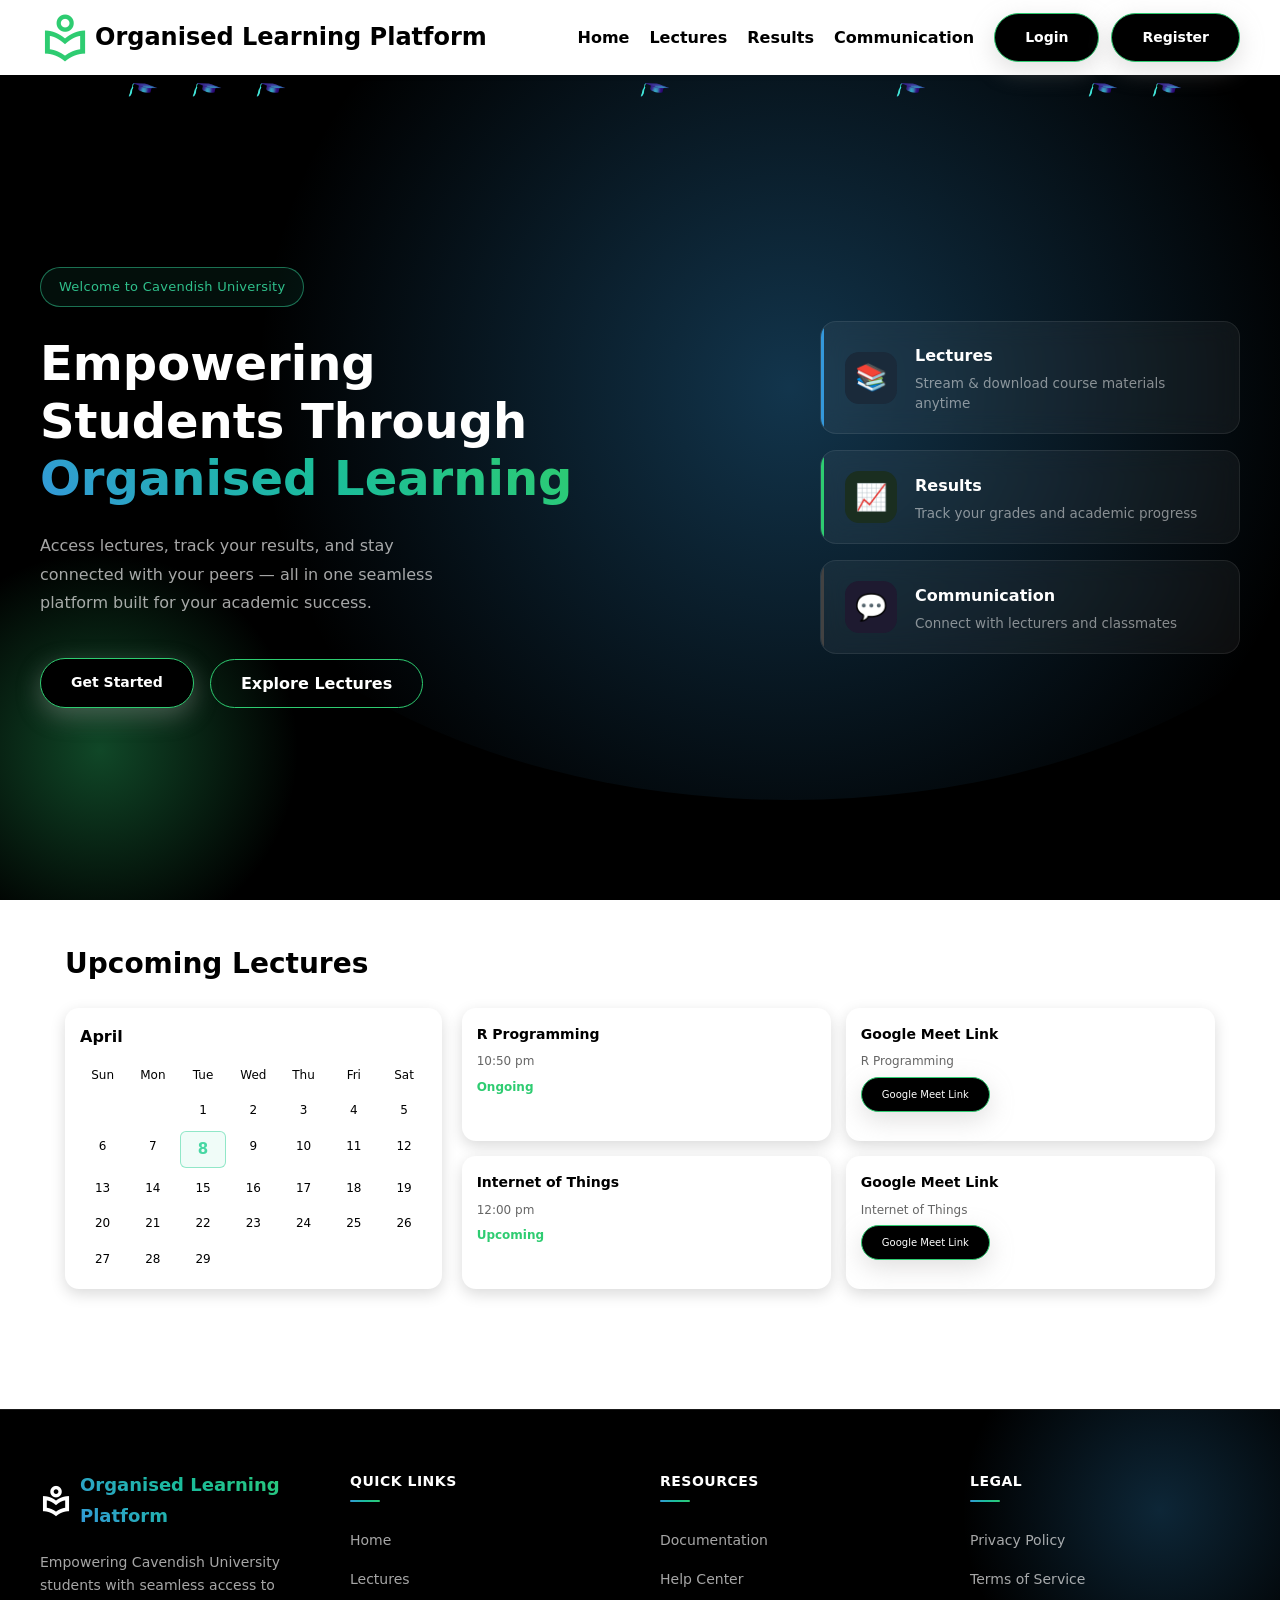
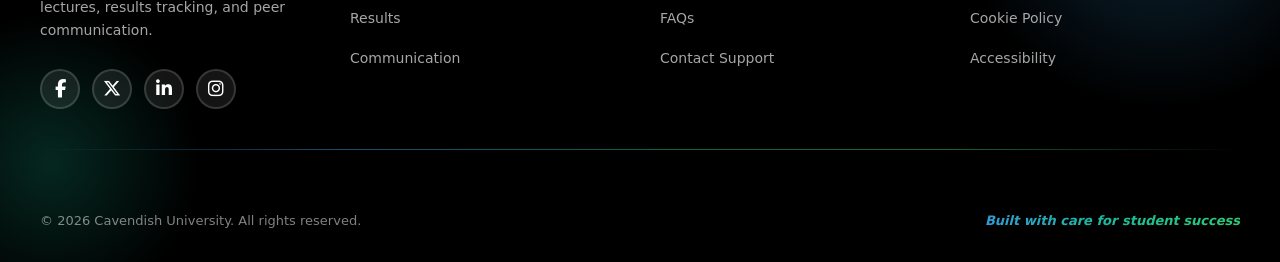
<file: index.html>
<!doctype html>
<html lang="en">
  <head>
    <meta charset="UTF-8" />
    <meta name="viewport" content="width=device-width, initial-scale=1.0" />
    <meta
      name="description"
      content="This is a special platform for cavendish University Students"
    />
    <link rel="stylesheet" href="./assets/css/styles.css" />
    <title>Organised Learning Platform</title>
  </head>

  <body>
    <nav>
      <div class="container">
        <a href="/" class="logo">
          <span class="material-symbols-outlined">local_library</span>
          Organised Learning Platform
        </a>
        <input type="checkbox" id="menu-toggle" />
        <div class="mobile-menu">
          <label for="menu-toggle" class="menu">
            <span></span>
          </label>
        </div>
        <ul>
          <li><a href="/">Home</a></li>
          <li><a href="/lectures.html">Lectures</a></li>
          <li><a href="/results.html">Results</a></li>
          <li><a href="/communication.html">Communication</a></li>
          <li class="nav-buttons">
            <a class="primary-button" href="/login.html">Login</a>
            <a class="primary-button" href="/register.html">Register</a>
          </li>
        </ul>
      </div>
    </nav>

    <section class="hero">
      <div class="leaf">
        <div></div>
        <div></div>
        <div></div>
        <div></div>
        <div></div>
        <div></div>
        <div></div>
      </div>

      <div class="hero-container">
        <div class="hero-left">
          <div class="hero-badge">Welcome to Cavendish University</div>
          <h1 class="hero-title">
            Empowering Students Through
            <span class="hero-gradient-text">Organised Learning</span>
          </h1>
          <p class="hero-description">
            Access lectures, track your results, and stay connected with your
            peers — all in one seamless platform built for your academic
            success.
          </p>
          <div class="hero-buttons">
            <a href="/register.html" class="primary-button">Get Started</a>
            <a href="/lectures.html" class="outline-button">Explore Lectures</a>
          </div>
        </div>
        <div class="hero-right">
          <div class="hero-card">
            <div class="hero-card-border hero-card-border--blue"></div>
            <div class="hero-card-icon-box hero-card-icon-box--blue">📚</div>
            <div class="hero-card-text">
              <h3>Lectures</h3>
              <p>Stream &amp; download course materials anytime</p>
            </div>
          </div>
          <div class="hero-card">
            <div class="hero-card-border hero-card-border--green"></div>
            <div class="hero-card-icon-box hero-card-icon-box--green">📈</div>
            <div class="hero-card-text">
              <h3>Results</h3>
              <p>Track your grades and academic progress</p>
            </div>
          </div>
          <div class="hero-card">
            <div class="hero-card-border hero-card-border--purple"></div>
            <div class="hero-card-icon-box hero-card-icon-box--purple">💬</div>
            <div class="hero-card-text">
              <h3>Communication</h3>
              <p>Connect with lecturers and classmates</p>
            </div>
          </div>
        </div>
      </div>
    </section>

    <section class="lecturers_section">
      <h1 class="lectures_h1">Upcoming Lectures</h1>

      <div class="layout">
        <!-- LEFT: CALENDAR -->
        <div class="lecture_card calendar">
          <h3>April</h3>

          <div class="calendar-grid">
            <div>Sun</div>
            <div>Mon</div>
            <div>Tue</div>
            <div>Wed</div>
            <div>Thu</div>
            <div>Fri</div>
            <div>Sat</div>

            <div></div>
            <div></div>
            <div>1</div>
            <div>2</div>
            <div>3</div>
            <div>4</div>
            <div>5</div>

            <div>6</div>
            <div>7</div>
            <div class="highlighted_date">8</div>
            <div>9</div>
            <div>10</div>
            <div>11</div>
            <div>12</div>
            <div>13</div>
            <div>14</div>
            <div>15</div>
            <div>16</div>
            <div>17</div>
            <div>18</div>
            <div>19</div>
            <div>20</div>
            <div>21</div>
            <div>22</div>
            <div>23</div>
            <div>24</div>
            <div>25</div>
            <div>26</div>
            <div>27</div>
            <div>28</div>
            <div>29</div>
          </div>
        </div>
        <div class="lectures">
          <div class="lecture_card">
            <div class="lecture-title">R Programming</div>
            <div class="lecture-time">10:50 pm</div>
            <div class="lecture-status">Ongoing</div>
          </div>

          <div class="lecture_card">
            <div class="lecture-title">Google Meet Link</div>
            <div class="lecture-time">R Programming</div>
            <a href="#" class="primary-button lecture_btn">Google Meet Link</a>
          </div>

          <div class="lecture_card">
            <div class="lecture-title">Internet of Things</div>
            <div class="lecture-time">12:00 pm</div>
            <div class="lecture-status">Upcoming</div>
          </div>

          <div class="lecture_card">
            <div class="lecture-title">Google Meet Link</div>
            <div class="lecture-time">Internet of Things</div>
            <a href="#" class="primary-button lecture_btn">Google Meet Link</a>
          </div>
        </div>
      </div>
    </section>

    <footer class="footer">
      <div class="footer-gradient-blob footer-gradient-blob--blue"></div>
      <div class="footer-gradient-blob footer-gradient-blob--green"></div>
      <div class="footer-container">
        <div class="footer-content">
          <div class="footer-section footer-brand">
            <div class="footer-logo">
              <span class="material-symbols-outlined">local_library</span>
              <span class="footer-logo-text">Organised Learning Platform</span>
            </div>
            <p class="footer-description">
              Empowering Cavendish University students with seamless access to
              lectures, results tracking, and peer communication.
            </p>
            <div class="footer-socials">
              <a href="#" class="social-link" title="Facebook">
                <i class="fab fa-facebook-f"></i>
              </a>
              <a href="#" class="social-link" title="Twitter">
                <i class="fab fa-x-twitter"></i>
              </a>
              <a href="#" class="social-link" title="LinkedIn">
                <i class="fab fa-linkedin-in"></i>
              </a>
              <a href="#" class="social-link" title="Instagram">
                <i class="fab fa-instagram"></i>
              </a>
            </div>
          </div>

          <!-- Quick links section -->
          <div class="footer-section">
            <h4 class="footer-heading">Quick Links</h4>
            <ul class="footer-links">
              <li><a href="/">Home</a></li>
              <li><a href="/lectures.html">Lectures</a></li>
              <li><a href="/results.html">Results</a></li>
              <li><a href="/communication.html">Communication</a></li>
            </ul>
          </div>
          <div class="footer-section">
            <h4 class="footer-heading">Resources</h4>
            <ul class="footer-links">
              <li><a href="#">Documentation</a></li>
              <li><a href="#">Help Center</a></li>
              <li><a href="#">FAQs</a></li>
              <li><a href="#">Contact Support</a></li>
            </ul>
          </div>
          <div class="footer-section">
            <h4 class="footer-heading">Legal</h4>
            <ul class="footer-links">
              <li><a href="#">Privacy Policy</a></li>
              <li><a href="#">Terms of Service</a></li>
              <li><a href="#">Cookie Policy</a></li>
              <li><a href="#">Accessibility</a></li>
            </ul>
          </div>
        </div>

        <div class="footer-divider"></div>

        <div class="footer-bottom">
          <p class="footer-copyright">
            &copy; 2026 Cavendish University. All rights reserved.
          </p>
          <p class="footer-credit">Built with care for student success</p>
        </div>
      </div>
    </footer>
    <script src="./assets/js/main.js"></script>
  </body>
</html>
</file>
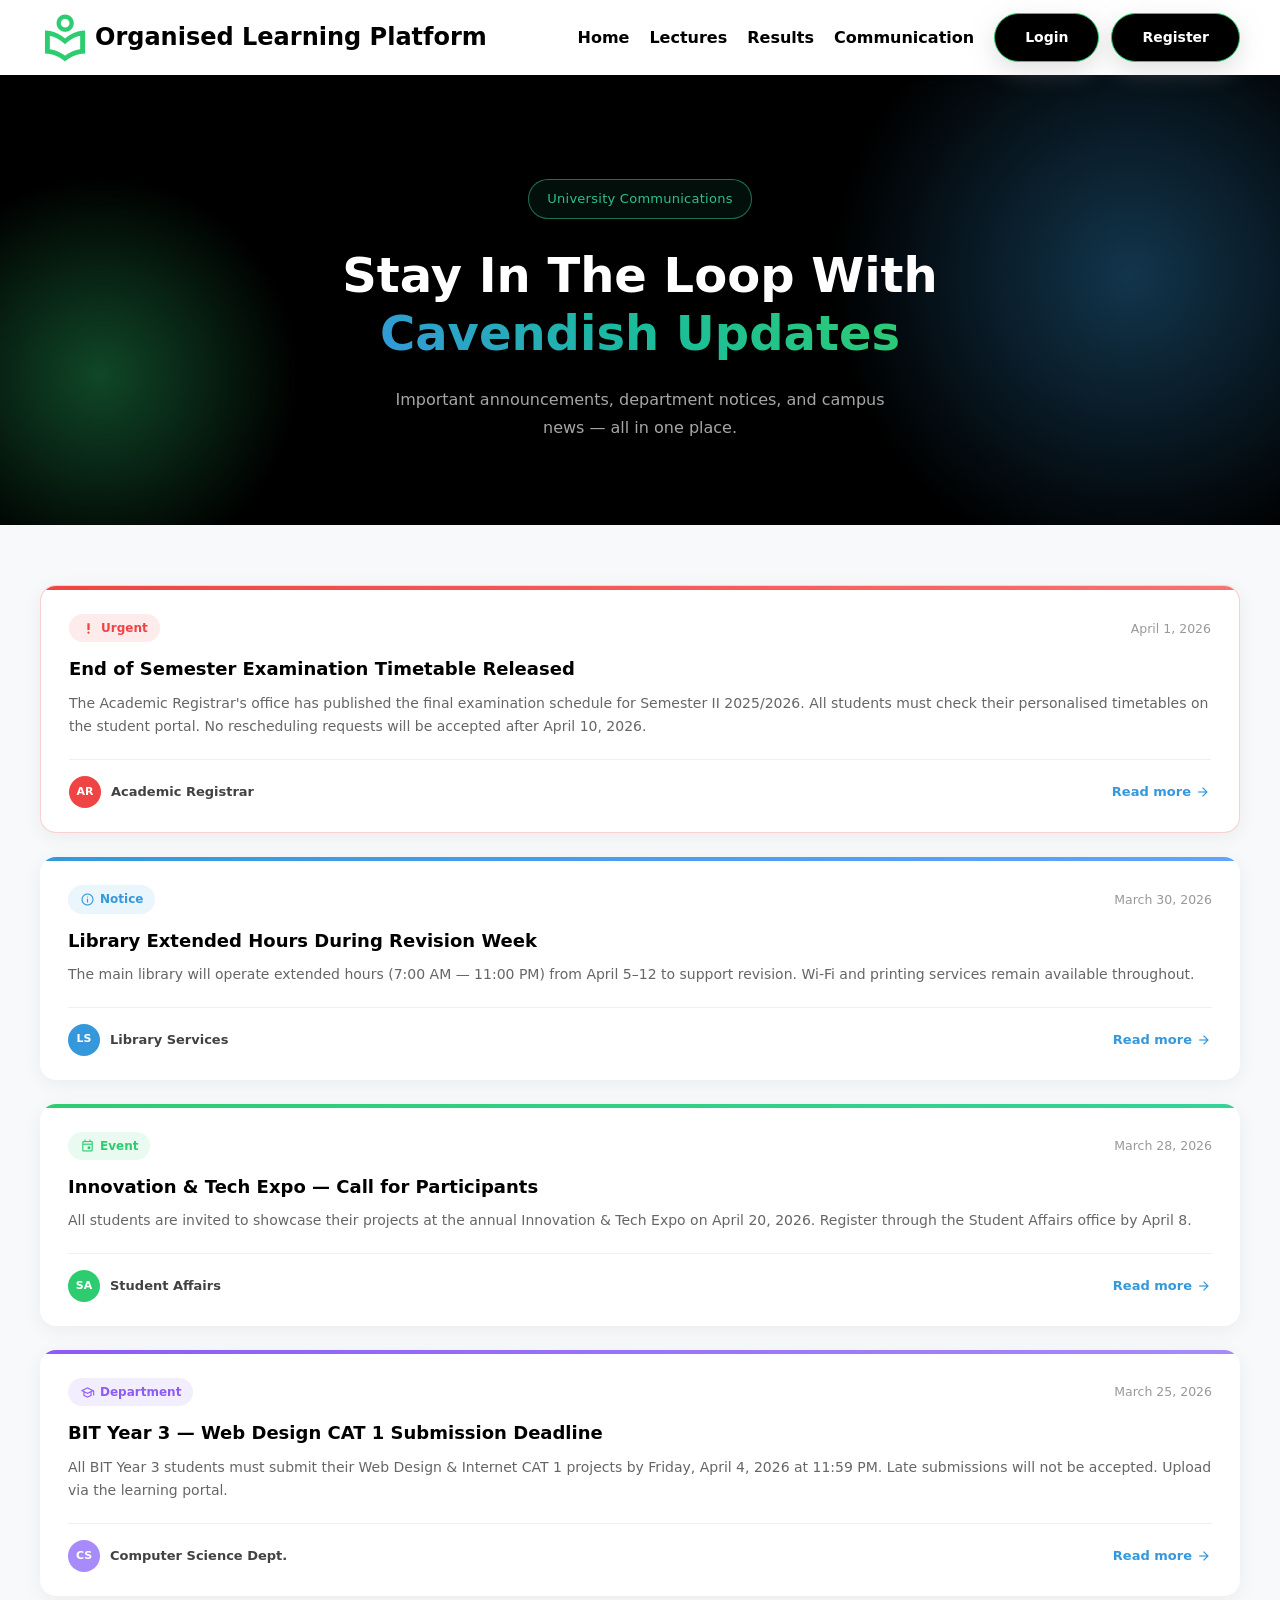
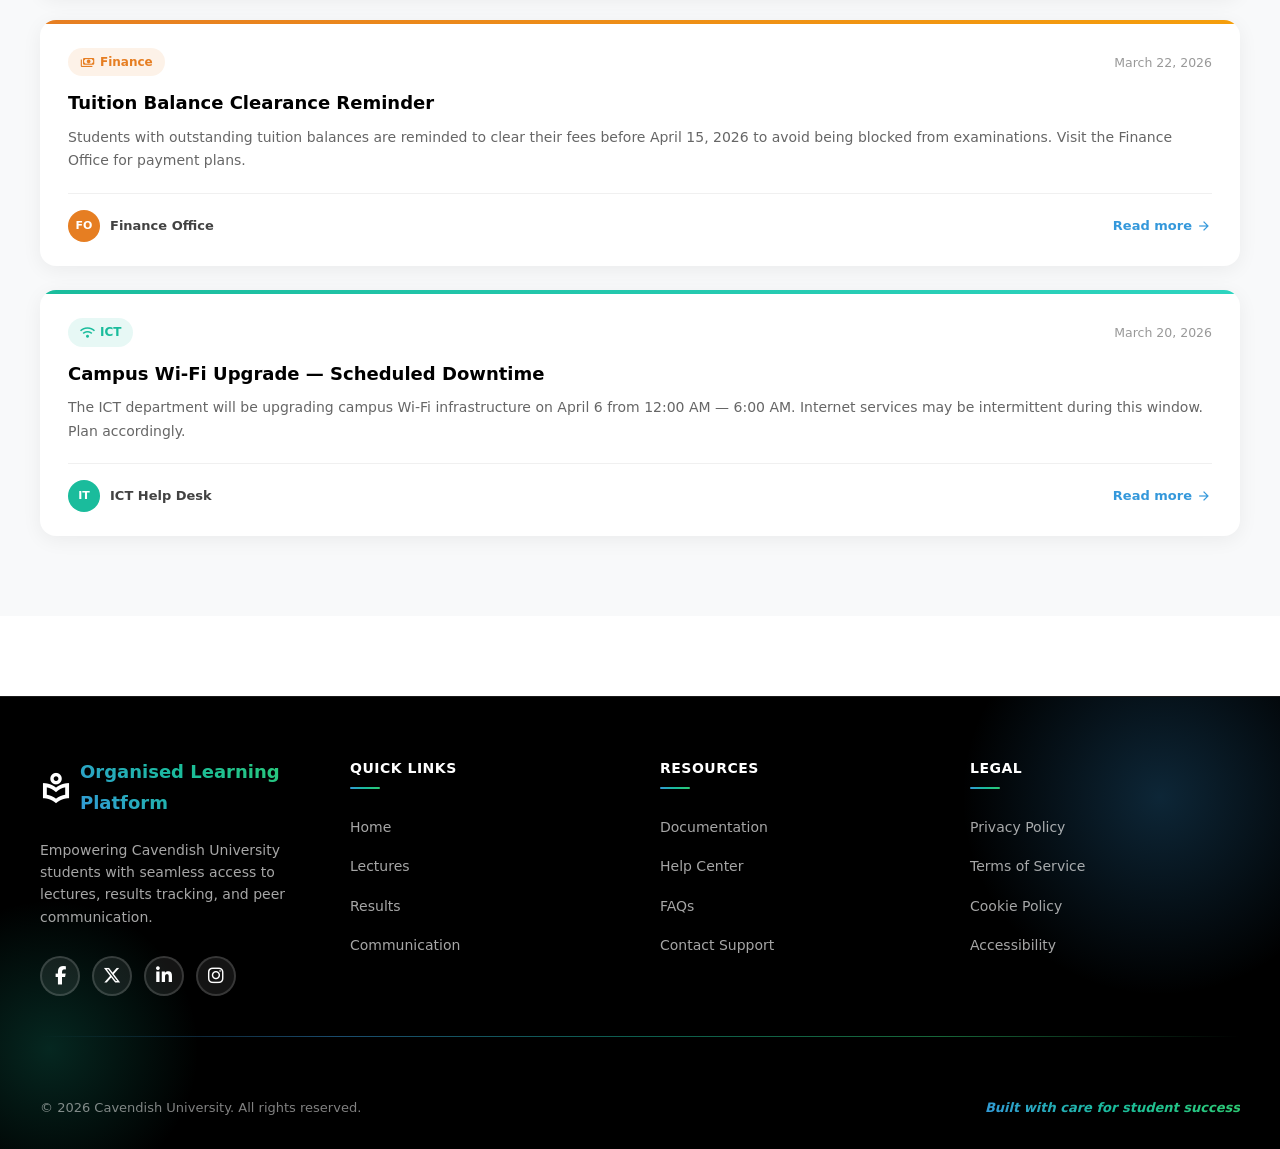
<file: communication.html>
<!doctype html>
<html lang="en">
  <head>
    <meta charset="UTF-8" />
    <meta name="viewport" content="width=device-width, initial-scale=1.0" />
    <meta
      name="description"
      content="University Communications — Cavendish University Organised Learning Platform"
    />

    <link rel="stylesheet" href="./assets/css/styles.css" />
    <title>Communication — Organised Learning Platform</title>
  </head>

  <body>
    <nav>
      <div class="container">
        <a href="/" class="logo">
          <span class="material-symbols-outlined">local_library</span>
          Organised Learning Platform
        </a>
        <input type="checkbox" id="menu-toggle" />
        <div class="mobile-menu">
          <label for="menu-toggle" class="menu">
            <span></span>
          </label>
        </div>
        <ul>
          <li><a href="/">Home</a></li>
          <li><a href="/lectures.html">Lectures</a></li>
          <li><a href="/results.html">Results</a></li>
          <li><a href="/communication.html">Communication</a></li>
          <li class="nav-buttons">
            <a class="primary-button" href="/login.html">Login</a>
            <a class="primary-button" href="/register.html">Register</a>
          </li>
        </ul>
      </div>
    </nav>

    <!-- HERO — Abel Mwesigye -->
    <section class="comm-hero page-background">
      <div class="comm-hero-inner">
        <div class="hero-badge">University Communications</div>
        <h1 class="hero-title">
          Stay In The Loop With
          <span class="hero-gradient-text">Cavendish Updates</span>
        </h1>
        <p class="comm-hero-desc">
          Important announcements, department notices, and campus news — all in
          one place.
        </p>
      </div>
    </section>
    <section class="comm-cards-section">
      <div class="container">
        <div class="comm-card comm-card--urgent">
          <div class="comm-card-accent comm-card-accent--red"></div>
          <div class="comm-card-body">
            <div class="comm-card-top">
              <span class="comm-tag comm-tag--red">
                <span class="material-symbols-outlined">priority_high</span>
                Urgent
              </span>
              <span class="comm-date">April 1, 2026</span>
            </div>
            <h3 class="comm-card-title">
              End of Semester Examination Timetable Released
            </h3>
            <p class="comm-card-text">
              The Academic Registrar's office has published the final
              examination schedule for Semester II 2025/2026. All students must
              check their personalised timetables on the student portal. No
              rescheduling requests will be accepted after April 10, 2026.
            </p>
            <div class="comm-card-footer">
              <div class="comm-author">
                <span class="comm-author-avatar">AR</span>
                <span>Academic Registrar</span>
              </div>
              <a href="#" class="comm-read-more">
                Read more
                <span class="material-symbols-outlined">arrow_forward</span>
              </a>
            </div>
          </div>
        </div>
        <div class="comm-card">
          <div class="comm-card-accent comm-card-accent--blue"></div>
          <div class="comm-card-body">
            <div class="comm-card-top">
              <span class="comm-tag comm-tag--blue">
                <span class="material-symbols-outlined">info</span>
                Notice
              </span>
              <span class="comm-date">March 30, 2026</span>
            </div>
            <h3 class="comm-card-title">
              Library Extended Hours During Revision Week
            </h3>
            <p class="comm-card-text">
              The main library will operate extended hours (7:00 AM — 11:00 PM)
              from April 5–12 to support revision. Wi-Fi and printing services
              remain available throughout.
            </p>
            <div class="comm-card-footer">
              <div class="comm-author">
                <span
                  class="comm-author-avatar"
                  style="background: var(--primary-color)"
                >
                  LS
                </span>
                <span>Library Services</span>
              </div>
              <a href="#" class="comm-read-more">
                Read more
                <span class="material-symbols-outlined">arrow_forward</span>
              </a>
            </div>
          </div>
        </div>
        <div class="comm-card">
          <div class="comm-card-accent comm-card-accent--green"></div>
          <div class="comm-card-body">
            <div class="comm-card-top">
              <span class="comm-tag comm-tag--green">
                <span class="material-symbols-outlined">event</span>
                Event
              </span>
              <span class="comm-date">March 28, 2026</span>
            </div>
            <h3 class="comm-card-title">
              Innovation &amp; Tech Expo — Call for Participants
            </h3>
            <p class="comm-card-text">
              All students are invited to showcase their projects at the annual
              Innovation &amp; Tech Expo on April 20, 2026. Register through the
              Student Affairs office by April 8.
            </p>
            <div class="comm-card-footer">
              <div class="comm-author">
                <span
                  class="comm-author-avatar"
                  style="background: var(--secondary-color)"
                >
                  SA
                </span>
                <span>Student Affairs</span>
              </div>
              <a href="#" class="comm-read-more">
                Read more
                <span class="material-symbols-outlined">arrow_forward</span>
              </a>
            </div>
          </div>
        </div>
        <div class="comm-card">
          <div class="comm-card-accent comm-card-accent--purple"></div>
          <div class="comm-card-body">
            <div class="comm-card-top">
              <span class="comm-tag comm-tag--purple">
                <span class="material-symbols-outlined">school</span>
                Department
              </span>
              <span class="comm-date">March 25, 2026</span>
            </div>
            <h3 class="comm-card-title">
              BIT Year 3 — Web Design CAT 1 Submission Deadline
            </h3>
            <p class="comm-card-text">
              All BIT Year 3 students must submit their Web Design &amp;
              Internet CAT 1 projects by Friday, April 4, 2026 at 11:59 PM. Late
              submissions will not be accepted. Upload via the learning portal.
            </p>
            <div class="comm-card-footer">
              <div class="comm-author">
                <span class="comm-author-avatar" style="background: #a78bfa">
                  CS
                </span>
                <span>Computer Science Dept.</span>
              </div>
              <a href="#" class="comm-read-more">
                Read more
                <span class="material-symbols-outlined">arrow_forward</span>
              </a>
            </div>
          </div>
        </div>
        <div class="comm-card">
          <div class="comm-card-accent comm-card-accent--orange"></div>
          <div class="comm-card-body">
            <div class="comm-card-top">
              <span class="comm-tag comm-tag--orange">
                <span class="material-symbols-outlined">payments</span>
                Finance
              </span>
              <span class="comm-date">March 22, 2026</span>
            </div>
            <h3 class="comm-card-title">Tuition Balance Clearance Reminder</h3>
            <p class="comm-card-text">
              Students with outstanding tuition balances are reminded to clear
              their fees before April 15, 2026 to avoid being blocked from
              examinations. Visit the Finance Office for payment plans.
            </p>
            <div class="comm-card-footer">
              <div class="comm-author">
                <span class="comm-author-avatar" style="background: #e67e22">
                  FO
                </span>
                <span>Finance Office</span>
              </div>
              <a href="#" class="comm-read-more">
                Read more
                <span class="material-symbols-outlined">arrow_forward</span>
              </a>
            </div>
          </div>
        </div>
        <div class="comm-card">
          <div class="comm-card-accent comm-card-accent--teal"></div>
          <div class="comm-card-body">
            <div class="comm-card-top">
              <span class="comm-tag comm-tag--teal">
                <span class="material-symbols-outlined">wifi</span>
                ICT
              </span>
              <span class="comm-date">March 20, 2026</span>
            </div>
            <h3 class="comm-card-title">
              Campus Wi-Fi Upgrade — Scheduled Downtime
            </h3>
            <p class="comm-card-text">
              The ICT department will be upgrading campus Wi-Fi infrastructure
              on April 6 from 12:00 AM — 6:00 AM. Internet services may be
              intermittent during this window. Plan accordingly.
            </p>
            <div class="comm-card-footer">
              <div class="comm-author">
                <span class="comm-author-avatar" style="background: #1abc9c">
                  IT
                </span>
                <span>ICT Help Desk</span>
              </div>
              <a href="#" class="comm-read-more">
                Read more
                <span class="material-symbols-outlined">arrow_forward</span>
              </a>
            </div>
          </div>
        </div>
      </div>
    </section>
    <footer class="footer">
      <div class="footer-gradient-blob footer-gradient-blob--blue"></div>
      <div class="footer-gradient-blob footer-gradient-blob--green"></div>
      <div class="footer-container">
        <div class="footer-content">
          <div class="footer-section footer-brand">
            <div class="footer-logo">
              <span class="material-symbols-outlined">local_library</span>
              <span class="footer-logo-text">Organised Learning Platform</span>
            </div>
            <p class="footer-description">
              Empowering Cavendish University students with seamless access to
              lectures, results tracking, and peer communication.
            </p>
            <div class="footer-socials">
              <a href="#" class="social-link" title="Facebook">
                <i class="fab fa-facebook-f"></i>
              </a>
              <a href="#" class="social-link" title="Twitter">
                <i class="fab fa-x-twitter"></i>
              </a>
              <a href="#" class="social-link" title="LinkedIn">
                <i class="fab fa-linkedin-in"></i>
              </a>
              <a href="#" class="social-link" title="Instagram">
                <i class="fab fa-instagram"></i>
              </a>
            </div>
          </div>
          <div class="footer-section">
            <h4 class="footer-heading">Quick Links</h4>
            <ul class="footer-links">
              <li><a href="/">Home</a></li>
              <li><a href="/lectures.html">Lectures</a></li>
              <li><a href="/results.html">Results</a></li>
              <li><a href="/communication.html">Communication</a></li>
            </ul>
          </div>
          <div class="footer-section">
            <h4 class="footer-heading">Resources</h4>
            <ul class="footer-links">
              <li><a href="#">Documentation</a></li>
              <li><a href="#">Help Center</a></li>
              <li><a href="#">FAQs</a></li>
              <li><a href="#">Contact Support</a></li>
            </ul>
          </div>
          <div class="footer-section">
            <h4 class="footer-heading">Legal</h4>
            <ul class="footer-links">
              <li><a href="#">Privacy Policy</a></li>
              <li><a href="#">Terms of Service</a></li>
              <li><a href="#">Cookie Policy</a></li>
              <li><a href="#">Accessibility</a></li>
            </ul>
          </div>
        </div>
        <div class="footer-divider"></div>
        <div class="footer-bottom">
          <p class="footer-copyright">
            &copy; 2026 Cavendish University. All rights reserved.
          </p>
          <p class="footer-credit">Built with care for student success</p>
        </div>
      </div>
    </footer>
    <script src="./assets/js/main.js"></script>
  </body>
</html>
</file>
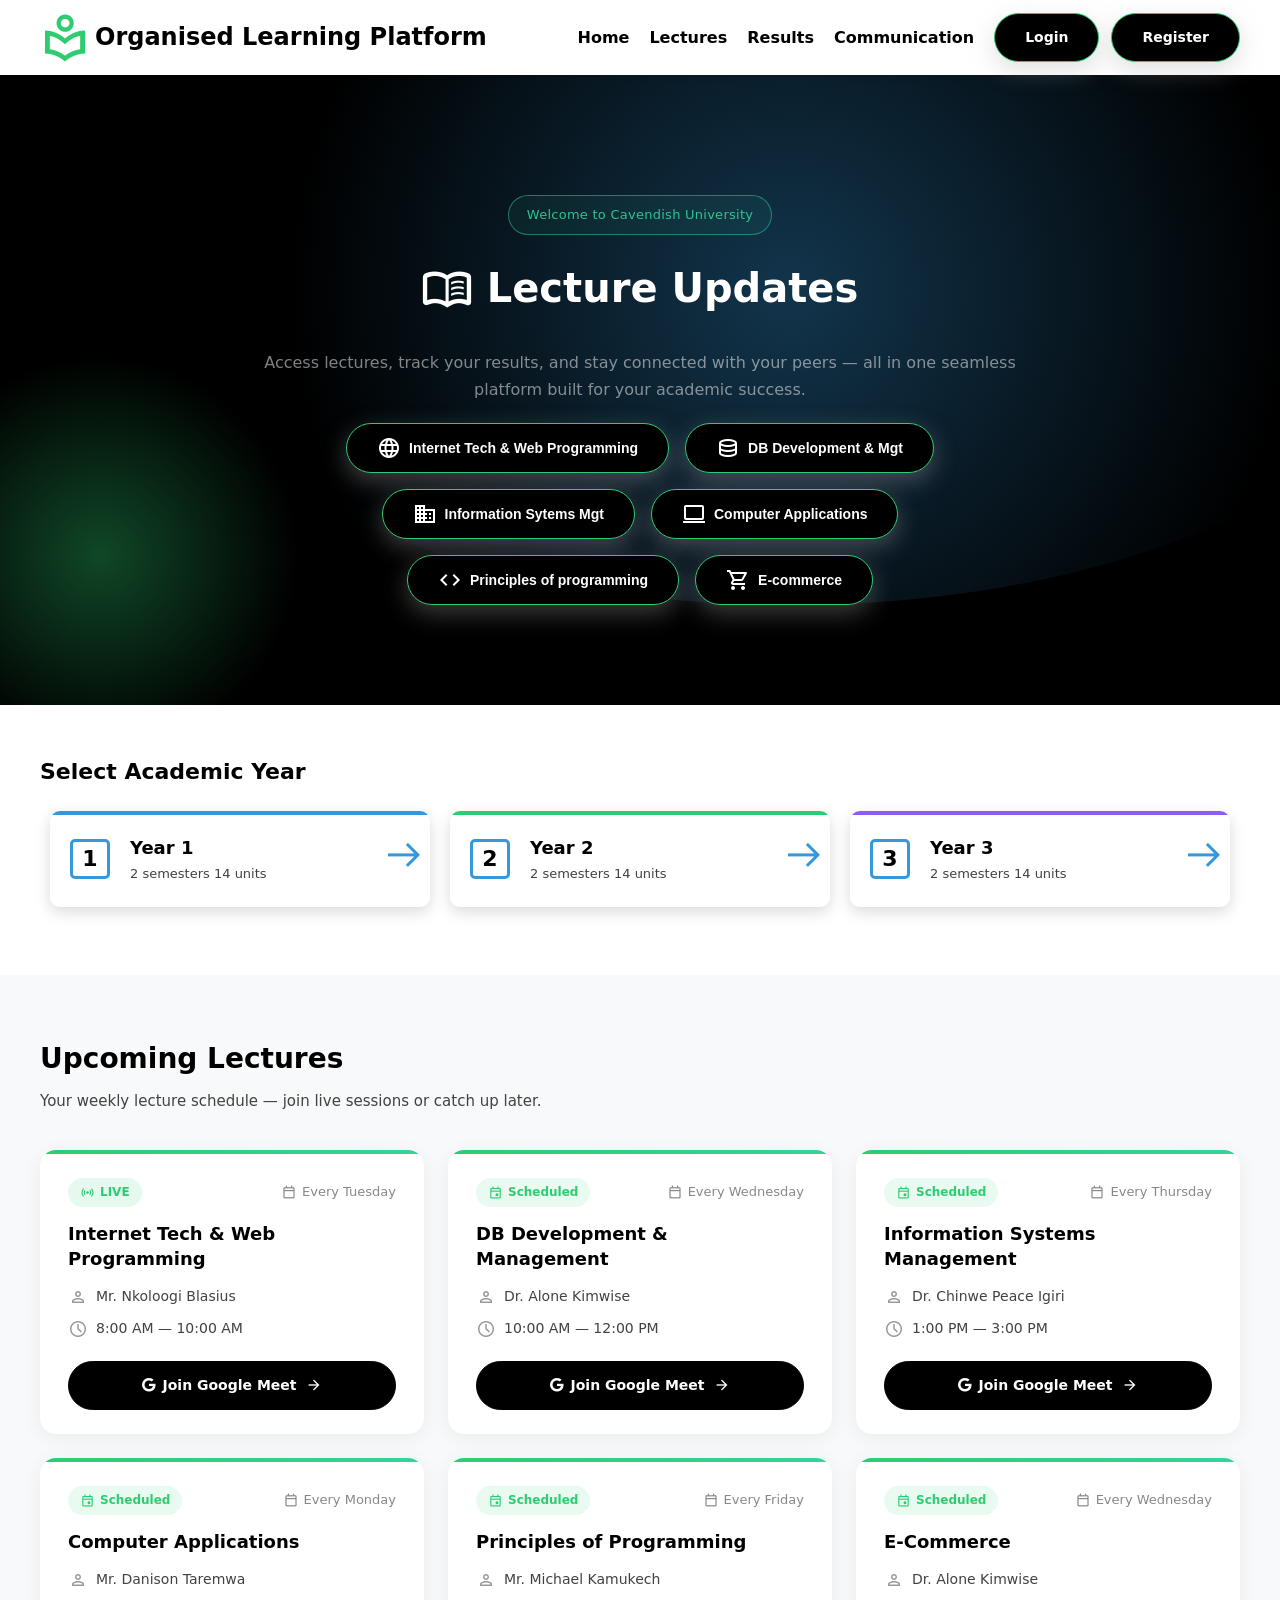
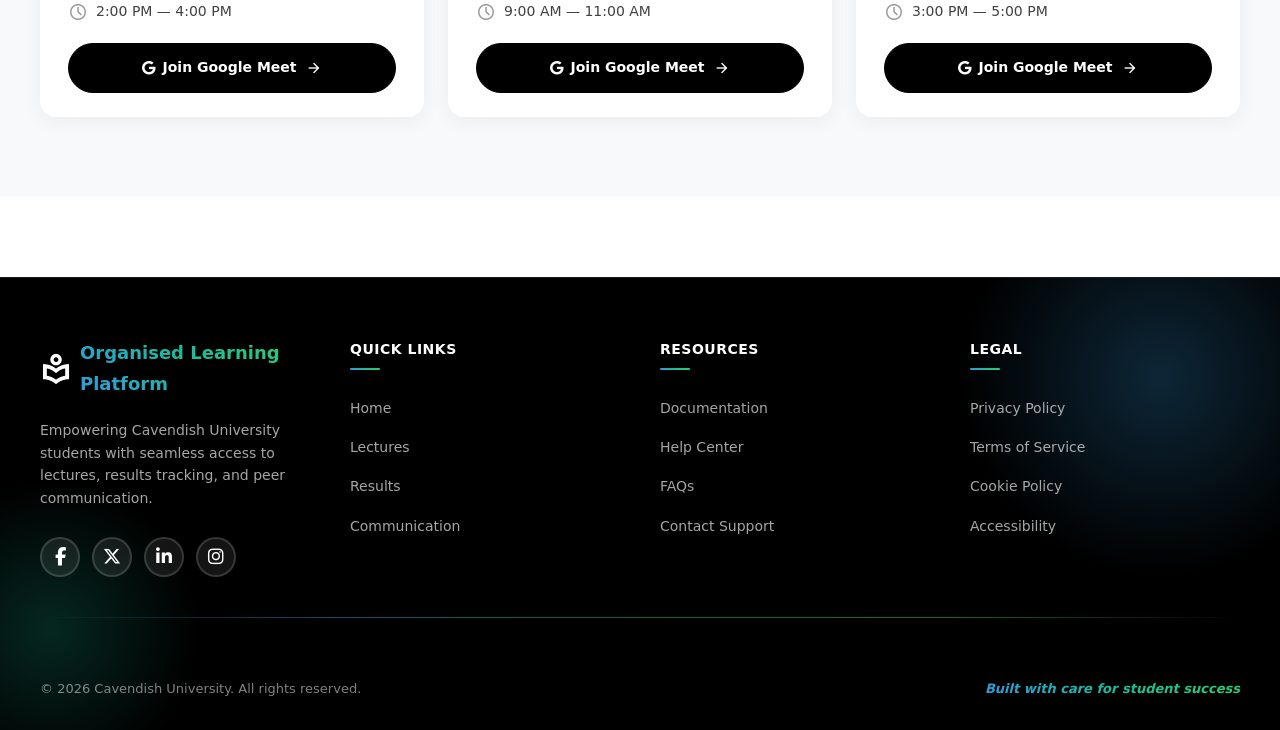
<file: lectures.html>
<!doctype html>
<html lang="en">
  <head>
    <meta charset="UTF-8" />
    <meta name="viewport" content="width=device-width, initial-scale=1.0" />
    <meta
      name="description"
      content="Lectures — Cavendish University Organised Learning Platform"
    />

    <link rel="stylesheet" href="./assets/css/styles.css" />
    <title>Lectures — Organised Learning Platform</title>
  </head>

  <body>
    <nav>
      <div class="container">
        <a href="/" class="logo">
          <span class="material-symbols-outlined">local_library</span>
          Organised Learning Platform
        </a>
        <input type="checkbox" id="menu-toggle" />
        <div class="mobile-menu">
          <label for="menu-toggle" class="menu">
            <span></span>
          </label>
        </div>
        <ul>
          <li><a href="/">Home</a></li>
          <li><a href="/lectures.html">Lectures</a></li>
          <li><a href="/results.html">Results</a></li>
          <li><a href="/communication.html">Communication</a></li>
          <li class="nav-buttons">
            <a class="primary-button" href="/login.html">Login</a>
            <a class="primary-button" href="/register.html">Register</a>
          </li>
        </ul>
      </div>
    </nav>
    <section>
      <div class="hero lectures-hero">
        <div class="container">
          <div class="lectures-hero-content">
            <div class="hero-badge">Welcome to Cavendish University</div>
            <h1 class="hero-title">
              <span class="material-symbols-outlined">menu_book</span>
              Lecture Updates
            </h1>
            <p class="lectures-hero-description">
              Access lectures, track your results, and stay connected with your
              peers — all in one seamless platform built for your academic
              success.
            </p>
            <div class="lectures-hero-buttons">
              <button class="primary-button">
                <span class="material-symbols-outlined">language</span>
                Internet Tech &amp; Web Programming
              </button>
              <button class="primary-button">
                <span class="material-symbols-outlined">database</span>
                DB Development &amp; Mgt
              </button>
              <button class="primary-button">
                <span class="material-symbols-outlined">business</span>
                Information Sytems Mgt
              </button>
              <button class="primary-button">
                <span class="material-symbols-outlined">computer</span>
                Computer Applications
              </button>
              <button class="primary-button">
                <span class="material-symbols-outlined">code</span>
                Principles of programming
              </button>
              <button class="primary-button">
                <span class="material-symbols-outlined">shopping_cart</span>
                E-commerce
              </button>
            </div>
          </div>
        </div>
      </div>

      <div class="lectures-hero-sub">
        <div class="container">
          <h3>Select Academic Year</h3>
          <div class="lecture-hero-cards">
            <article>
              <h3 class="lecture-hero-numbers">1</h3>
              <div>
                <h4>Year 1</h4>
                <p>2 semesters 14 units</p>
              </div>
              <div>
                <span class="material-symbols-outlined">arrow_right_alt</span>
              </div>
            </article>
            <article>
              <h3 class="lecture-hero-numbers">2</h3>
              <div>
                <h4>Year 2</h4>
                <p>2 semesters 14 units</p>
              </div>
              <div>
                <span class="material-symbols-outlined">arrow_right_alt</span>
              </div>
            </article>
            <article>
              <h3 class="lecture-hero-numbers">3</h3>
              <div>
                <h4>Year 3</h4>
                <p>2 semesters 14 units</p>
              </div>
              <div>
                <span class="material-symbols-outlined">arrow_right_alt</span>
              </div>
            </article>
          </div>
        </div>
      </div>
    </section>
    <section class="lecture-cards-section">
      <div class="container">
        <h2 class="lecture-cards-heading">Upcoming Lectures</h2>
        <p class="lecture-cards-subheading">
          Your weekly lecture schedule — join live sessions or catch up later.
        </p>

        <div class="lecture-cards-grid">
          <article class="lec-card">
            <div class="lec-card-accent lec-card-accent-green"></div>
            <div class="lec-card-body">
              <div class="lec-card-top">
                <span class="lec-tag lec-tag-live">
                  <span class="material-symbols-outlined">sensors</span>
                  LIVE
                </span>
                <span class="lec-schedule">
                  <span class="material-symbols-outlined">calendar_today</span>
                  Every Tuesday
                </span>
              </div>
              <h3 class="lec-card-title">
                Internet Tech &amp; Web Programming
              </h3>
              <div class="lec-card-details">
                <div class="lec-detail">
                  <span class="material-symbols-outlined">person</span>
                  Mr. Nkoloogi Blasius
                </div>
                <div class="lec-detail">
                  <span class="material-symbols-outlined">schedule</span>
                  8:00 AM — 10:00 AM
                </div>
              </div>
              <a
                href="https://meet.google.com"
                target="_blank"
                class="lec-meet-btn"
              >
                <i class="fab fa-google"></i>
                Join Google Meet
                <span class="material-symbols-outlined">arrow_forward</span>
              </a>
            </div>
          </article>
          <article class="lec-card">
            <div class="lec-card-accent lec-card-accent-green"></div>
            <div class="lec-card-body">
              <div class="lec-card-top">
                <span class="lec-tag lec-tag-scheduled">
                  <span class="material-symbols-outlined">event</span>
                  Scheduled
                </span>
                <span class="lec-schedule">
                  <span class="material-symbols-outlined">calendar_today</span>
                  Every Wednesday
                </span>
              </div>
              <h3 class="lec-card-title">DB Development &amp; Management</h3>
              <div class="lec-card-details">
                <div class="lec-detail">
                  <span class="material-symbols-outlined">person</span>
                  Dr. Alone Kimwise
                </div>
                <div class="lec-detail">
                  <span class="material-symbols-outlined">schedule</span>
                  10:00 AM — 12:00 PM
                </div>
              </div>
              <a
                href="https://meet.google.com"
                target="_blank"
                class="lec-meet-btn"
              >
                <i class="fab fa-google"></i>
                Join Google Meet
                <span class="material-symbols-outlined">arrow_forward</span>
              </a>
            </div>
          </article>
          <article class="lec-card">
            <div class="lec-card-accent lec-card-accent-green"></div>
            <div class="lec-card-body">
              <div class="lec-card-top">
                <span class="lec-tag lec-tag-scheduled">
                  <span class="material-symbols-outlined">event</span>
                  Scheduled
                </span>
                <span class="lec-schedule">
                  <span class="material-symbols-outlined">calendar_today</span>
                  Every Thursday
                </span>
              </div>
              <h3 class="lec-card-title">Information Systems Management</h3>
              <div class="lec-card-details">
                <div class="lec-detail">
                  <span class="material-symbols-outlined">person</span>
                  Dr. Chinwe Peace Igiri
                </div>
                <div class="lec-detail">
                  <span class="material-symbols-outlined">schedule</span>
                  1:00 PM — 3:00 PM
                </div>
              </div>
              <a
                href="https://meet.google.com"
                target="_blank"
                class="lec-meet-btn"
              >
                <i class="fab fa-google"></i>
                Join Google Meet
                <span class="material-symbols-outlined">arrow_forward</span>
              </a>
            </div>
          </article>
          <article class="lec-card">
            <div class="lec-card-accent lec-card-accent-green"></div>
            <div class="lec-card-body">
              <div class="lec-card-top">
                <span class="lec-tag lec-tag-scheduled">
                  <span class="material-symbols-outlined">event</span>
                  Scheduled
                </span>
                <span class="lec-schedule">
                  <span class="material-symbols-outlined">calendar_today</span>
                  Every Monday
                </span>
              </div>
              <h3 class="lec-card-title">Computer Applications</h3>
              <div class="lec-card-details">
                <div class="lec-detail">
                  <span class="material-symbols-outlined">person</span>
                  Mr. Danison Taremwa
                </div>
                <div class="lec-detail">
                  <span class="material-symbols-outlined">schedule</span>
                  2:00 PM — 4:00 PM
                </div>
              </div>
              <a
                href="https://meet.google.com"
                target="_blank"
                class="lec-meet-btn"
              >
                <i class="fab fa-google"></i>
                Join Google Meet
                <span class="material-symbols-outlined">arrow_forward</span>
              </a>
            </div>
          </article>
          <article class="lec-card">
            <div class="lec-card-accent lec-card-accent-green"></div>
            <div class="lec-card-body">
              <div class="lec-card-top">
                <span class="lec-tag lec-tag-scheduled">
                  <span class="material-symbols-outlined">event</span>
                  Scheduled
                </span>
                <span class="lec-schedule">
                  <span class="material-symbols-outlined">calendar_today</span>
                  Every Friday
                </span>
              </div>
              <h3 class="lec-card-title">Principles of Programming</h3>
              <div class="lec-card-details">
                <div class="lec-detail">
                  <span class="material-symbols-outlined">person</span>
                  Mr. Michael Kamukech
                </div>
                <div class="lec-detail">
                  <span class="material-symbols-outlined">schedule</span>
                  9:00 AM — 11:00 AM
                </div>
              </div>
              <a
                href="https://meet.google.com"
                target="_blank"
                class="lec-meet-btn"
              >
                <i class="fab fa-google"></i>
                Join Google Meet
                <span class="material-symbols-outlined">arrow_forward</span>
              </a>
            </div>
          </article>
          <article class="lec-card">
            <div class="lec-card-accent lec-card-accent-green"></div>
            <div class="lec-card-body">
              <div class="lec-card-top">
                <span class="lec-tag lec-tag-scheduled">
                  <span class="material-symbols-outlined">event</span>
                  Scheduled
                </span>
                <span class="lec-schedule">
                  <span class="material-symbols-outlined">calendar_today</span>
                  Every Wednesday
                </span>
              </div>
              <h3 class="lec-card-title">E-Commerce</h3>
              <div class="lec-card-details">
                <div class="lec-detail">
                  <span class="material-symbols-outlined">person</span>
                  Dr. Alone Kimwise
                </div>
                <div class="lec-detail">
                  <span class="material-symbols-outlined">schedule</span>
                  3:00 PM — 5:00 PM
                </div>
              </div>
              <a
                href="https://meet.google.com"
                target="_blank"
                class="lec-meet-btn"
              >
                <i class="fab fa-google"></i>
                Join Google Meet
                <span class="material-symbols-outlined">arrow_forward</span>
              </a>
            </div>
          </article>
        </div>
      </div>
    </section>
    <footer class="footer">
      <div class="footer-gradient-blob footer-gradient-blob--blue"></div>
      <div class="footer-gradient-blob footer-gradient-blob--green"></div>
      <div class="footer-container">
        <div class="footer-content">
          <div class="footer-section footer-brand">
            <div class="footer-logo">
              <span class="material-symbols-outlined">local_library</span>
              <span class="footer-logo-text">Organised Learning Platform</span>
            </div>
            <p class="footer-description">
              Empowering Cavendish University students with seamless access to
              lectures, results tracking, and peer communication.
            </p>
            <div class="footer-socials">
              <a href="#" class="social-link" title="Facebook">
                <i class="fab fa-facebook-f"></i>
              </a>
              <a href="#" class="social-link" title="Twitter">
                <i class="fab fa-x-twitter"></i>
              </a>
              <a href="#" class="social-link" title="LinkedIn">
                <i class="fab fa-linkedin-in"></i>
              </a>
              <a href="#" class="social-link" title="Instagram">
                <i class="fab fa-instagram"></i>
              </a>
            </div>
          </div>
          <div class="footer-section">
            <h4 class="footer-heading">Quick Links</h4>
            <ul class="footer-links">
              <li><a href="/">Home</a></li>
              <li><a href="/lectures.html">Lectures</a></li>
              <li><a href="/results.html">Results</a></li>
              <li><a href="/communication.html">Communication</a></li>
            </ul>
          </div>
          <div class="footer-section">
            <h4 class="footer-heading">Resources</h4>
            <ul class="footer-links">
              <li><a href="#">Documentation</a></li>
              <li><a href="#">Help Center</a></li>
              <li><a href="#">FAQs</a></li>
              <li><a href="#">Contact Support</a></li>
            </ul>
          </div>
          <div class="footer-section">
            <h4 class="footer-heading">Legal</h4>
            <ul class="footer-links">
              <li><a href="#">Privacy Policy</a></li>
              <li><a href="#">Terms of Service</a></li>
              <li><a href="#">Cookie Policy</a></li>
              <li><a href="#">Accessibility</a></li>
            </ul>
          </div>
        </div>
        <div class="footer-divider"></div>
        <div class="footer-bottom">
          <p class="footer-copyright">
            &copy; 2026 Cavendish University. All rights reserved.
          </p>
          <p class="footer-credit">Built with care for student success</p>
        </div>
      </div>
    </footer>
    <script src="./assets/js/main.js"></script>
  </body>
</html>
</file>
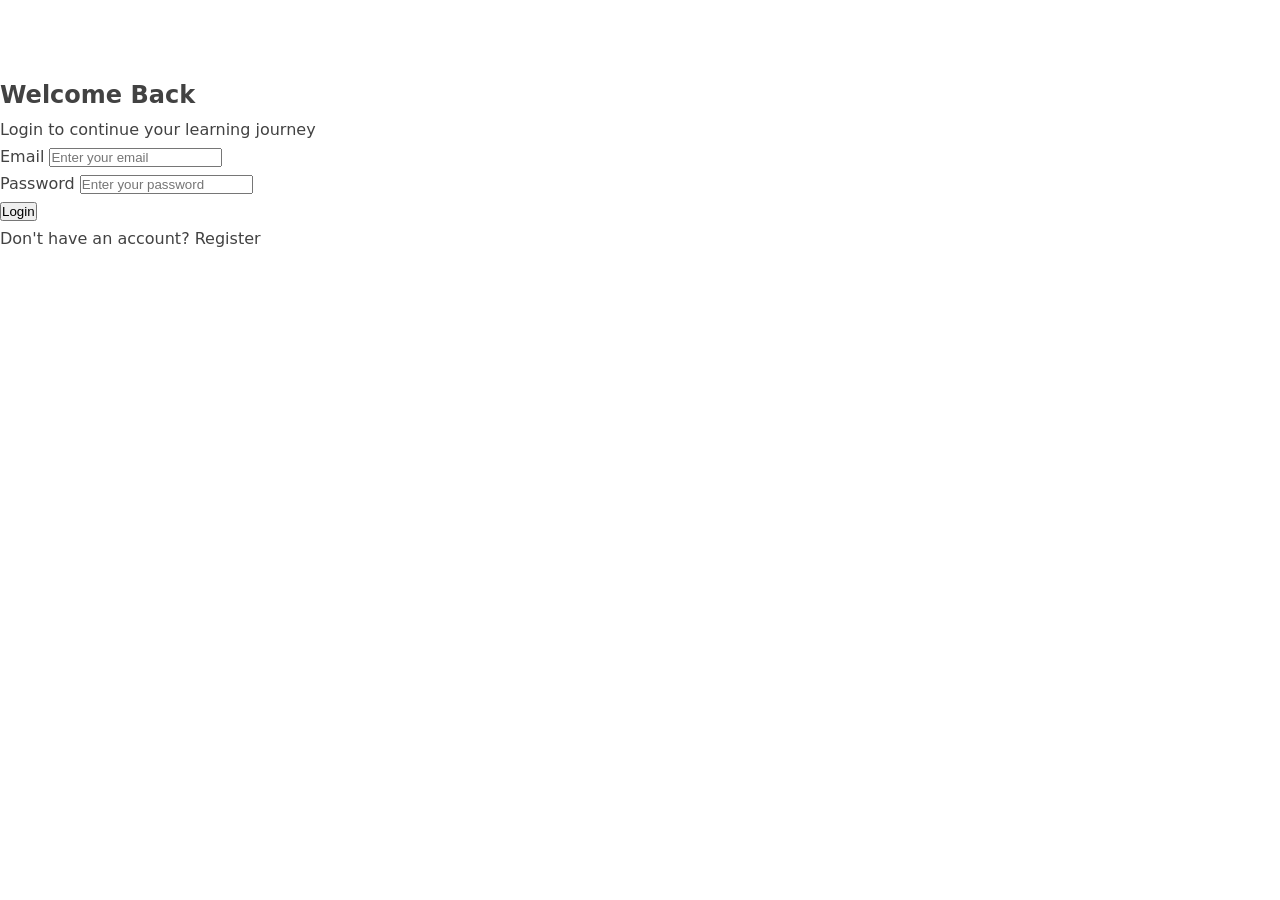
<file: Login.html>
<!doctype html>

<html lang="en">
<head>
  <meta charset="UTF-8" />
  <meta name="viewport" content="width=device-width, initial-scale=1.0"/>
  <title>Login - Organised Learning Platform</title>
  <link rel="stylesheet" href="./styles.css" />
</head>
<body>

<section class="auth-section">
  <div class="auth-container">


<div class="auth-card">
  <h2>Welcome Back</h2>
  <p>Login to continue your learning journey</p>

  <form>
    <div class="form-group">
      <label>Email</label>
      <input type="email" placeholder="Enter your email" required />
    </div>

    <div class="form-group">
      <label>Password</label>
      <input type="password" placeholder="Enter your password" required />
    </div>

    <button type="submit" class="auth-btn">Login</button>
  </form>

  <div class="auth-footer">
    <p>Don't have an account? <a href="/register.html">Register</a></p>
  </div>
</div>


  </div>
</section>

</body>
</html>
</file>
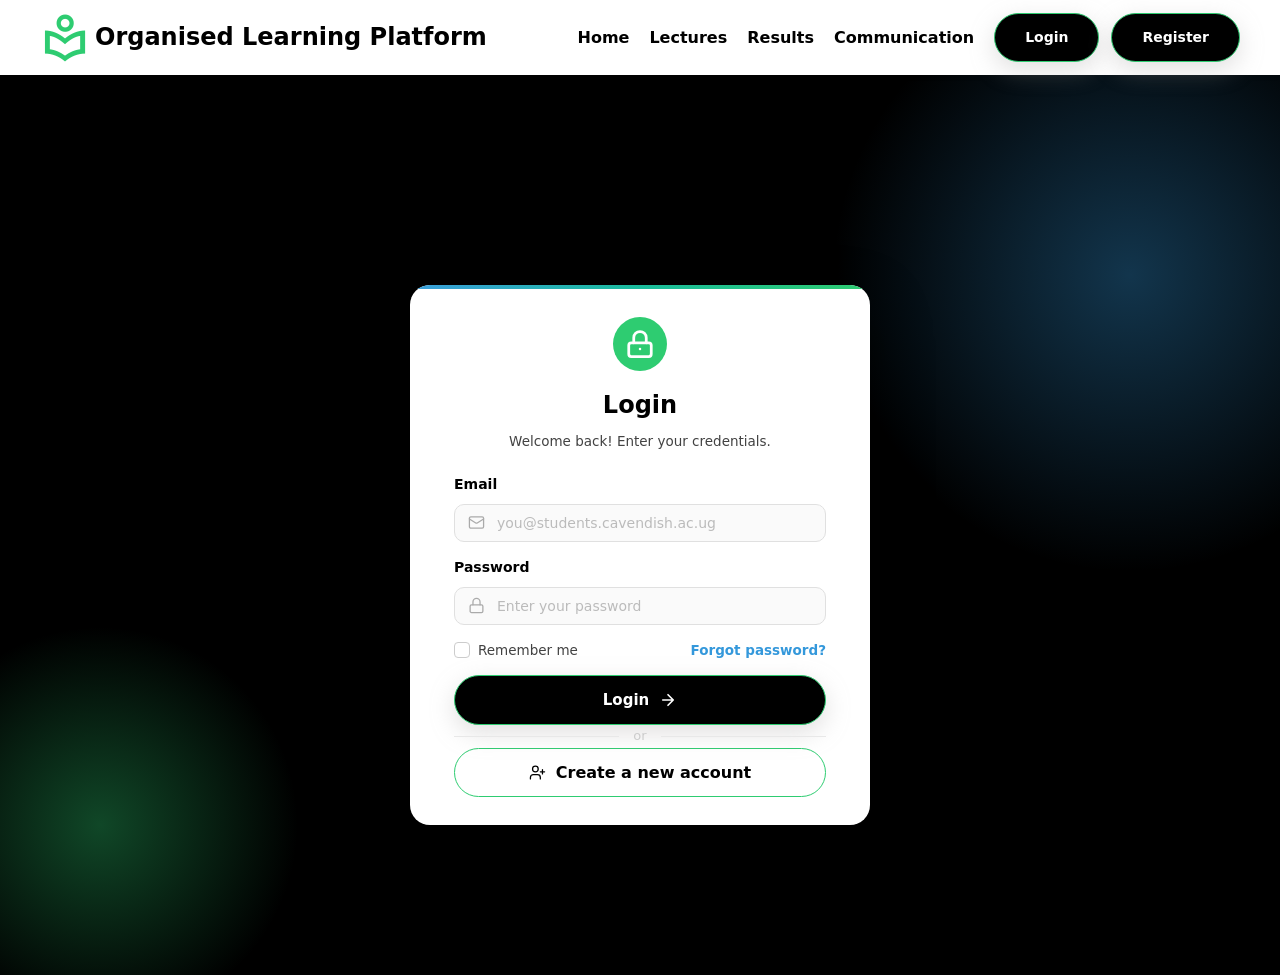
<file: login.html>
<!doctype html>
<html lang="en">
  <head>
    <meta charset="UTF-8" />
    <meta name="viewport" content="width=device-width, initial-scale=1.0" />
    <meta name="description" content="Login to the Organised Learning Platform for Cavendish University Students" />

    <link rel="stylesheet" href="./assets/css/styles.css" />
    <title>Login — Organised Learning Platform</title>
  </head>
  <body >
    <div class="login-page">
      <nav>
      <div class="container">
        <a href="/" class="logo">
          <span class="material-symbols-outlined">local_library</span>
          Organised Learning Platform
        </a>
        <input type="checkbox" id="menu-toggle" />
        <div class="mobile-menu">
          <label for="menu-toggle" class="menu">
            <span></span>
          </label>
        </div>
        <ul>
          <li><a href="/">Home</a></li>
          <li><a href="/lectures.html">Lectures</a></li>
          <li><a href="/results.html">Results</a></li>
          <li><a href="/communication.html">Communication</a></li>
          <li class="nav-buttons">
            <a class="primary-button" href="/login.html">Login</a>
            <a class="primary-button" href="/register.html">Register</a>
          </li>
        </ul>
      </div>
    </nav>

    <section class="login-section page-background">
      <div class="login-card">
        <div class="login-card-top-border"></div>

        <div class="login-icon-wrap">
          <svg xmlns="http://www.w3.org/2000/svg" width="30" height="30" viewBox="0 0 24 24" fill="none" stroke="#fff" stroke-width="2.2" stroke-linecap="round" stroke-linejoin="round">
            <rect x="3" y="11" width="18" height="11" rx="2" ry="2"></rect>
            <path d="M7 11V7a5 5 0 0 1 10 0v4"></path>
            <circle cx="12" cy="16" r="1" fill="#fff" stroke="none"></circle>
          </svg>
        </div>

        <h1 class="login-title">Login</h1>
        <p class="login-subtitle">Welcome back! Enter your credentials.</p>

        <div class="login-form">
          <div class="login-field">
            <label class="login-label" for="email">Email</label>
            <div class="login-input-wrap">
              <svg class="login-input-icon" xmlns="http://www.w3.org/2000/svg" width="17" height="17" viewBox="0 0 24 24" fill="none" stroke="currentColor" stroke-width="1.8" stroke-linecap="round" stroke-linejoin="round">
                <rect x="2" y="4" width="20" height="16" rx="2"></rect>
                <path d="m22 7-8.97 5.7a1.94 1.94 0 0 1-2.06 0L2 7"></path>
              </svg>
              <input
                class="login-input"
                type="email"
                id="email"
                name="email"
                placeholder="you@students.cavendish.ac.ug"
                autocomplete="email"
              />
            </div>
          </div>

          <div class="login-field">
            <label class="login-label" for="password">Password</label>
            <div class="login-input-wrap">
              <svg class="login-input-icon" xmlns="http://www.w3.org/2000/svg" width="17" height="17" viewBox="0 0 24 24" fill="none" stroke="currentColor" stroke-width="1.8" stroke-linecap="round" stroke-linejoin="round">
                <rect x="3" y="11" width="18" height="11" rx="2" ry="2"></rect>
                <path d="M7 11V7a5 5 0 0 1 10 0v4"></path>
              </svg>
              <input
                class="login-input"
                type="password"
                id="password"
                name="password"
                placeholder="Enter your password"
                autocomplete="current-password"
              />
            </div>
          </div>

          <div class="login-row">
            <label class="login-remember">
              <input type="checkbox" id="remember" name="remember" />
              <span class="login-checkbox-custom"></span>
              Remember me
            </label>
            <a href="/forgot-password.html" class="login-forgot">Forgot password?</a>
          </div>

          <button class="primary-button login-submit" type="button">
            Login
            <svg xmlns="http://www.w3.org/2000/svg" width="18" height="18" viewBox="0 0 24 24" fill="none" stroke="currentColor" stroke-width="2.2" stroke-linecap="round" stroke-linejoin="round">
              <path d="M5 12h14M12 5l7 7-7 7"/>
            </svg>
          </button>
          </div>
          <div class="login-divider">
            <span>or</span>
          </div>

          <a href="/register.html" class="outline-button login-create-account">
            <svg xmlns="http://www.w3.org/2000/svg" width="17" height="17" viewBox="0 0 24 24" fill="none" stroke="currentColor" stroke-width="1.8" stroke-linecap="round" stroke-linejoin="round">
              <path d="M16 21v-2a4 4 0 0 0-4-4H6a4 4 0 0 0-4 4v2"></path>
              <circle cx="9" cy="7" r="4"></circle>
              <line x1="19" y1="8" x2="19" y2="14"></line>
              <line x1="22" y1="11" x2="16" y2="11"></line>
            </svg>
            Create a new account
          </a>
        </div>
      </div>
    </section>
</div>
  <script src="./assets/js/main.js"></script>
  </body>
</html>
</file>
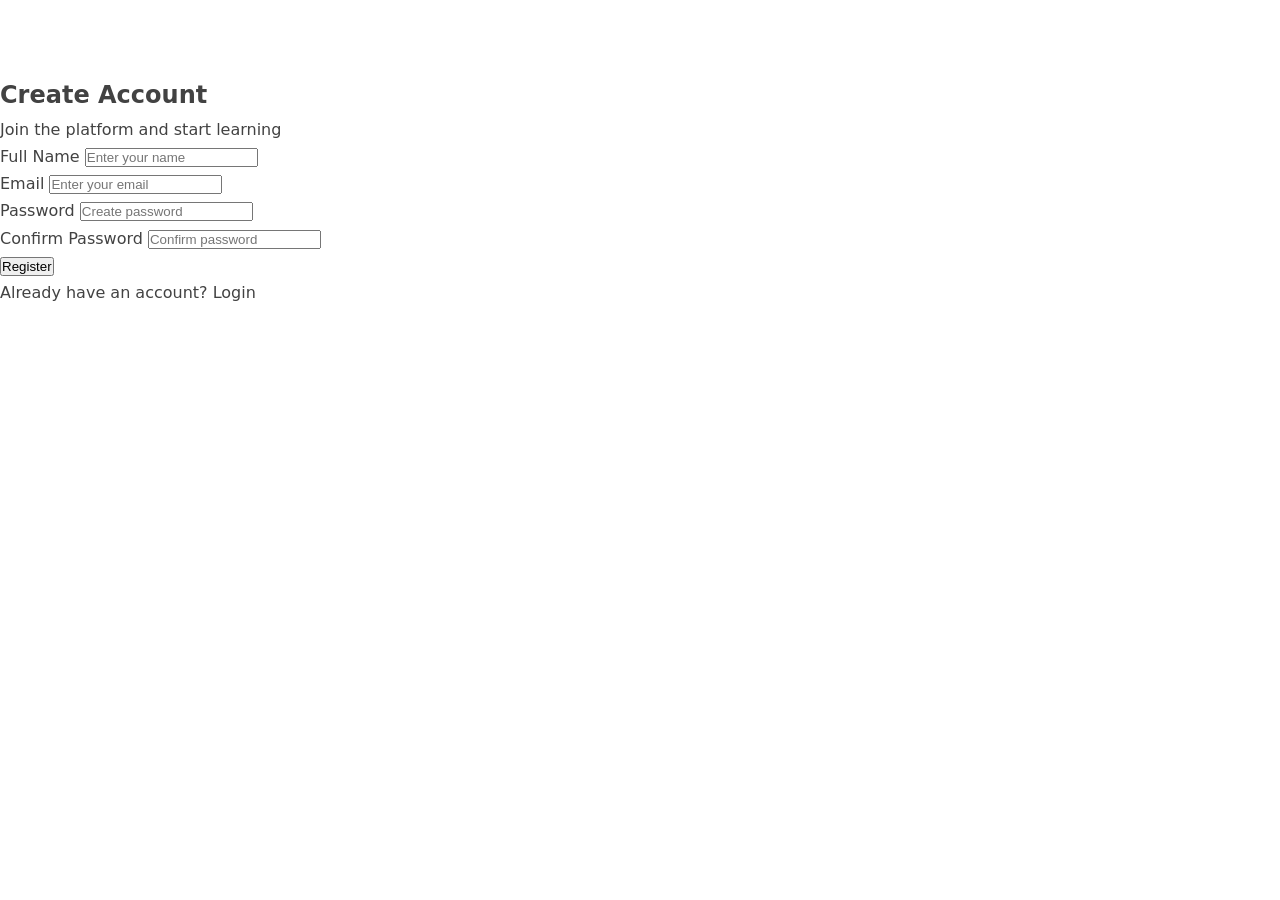
<file: Register.html>
<!doctype html>

<html lang="en">
<head>
  <meta charset="UTF-8" />
  <meta name="viewport" content="width=device-width, initial-scale=1.0"/>
  <title>Register - Organised Learning Platform</title>
  <link rel="stylesheet" href="./styles.css" />
</head>
<body>

<section class="auth-section">
  <div class="auth-container">


<div class="auth-card">
  <h2>Create Account</h2>
  <p>Join the platform and start learning</p>

  <form>
    <div class="form-group">
      <label>Full Name</label>
      <input type="text" placeholder="Enter your name" required />
    </div>

    <div class="form-group">
      <label>Email</label>
      <input type="email" placeholder="Enter your email" required />
    </div>

    <div class="form-group">
      <label>Password</label>
      <input type="password" placeholder="Create password" required />
    </div>

    <div class="form-group">
      <label>Confirm Password</label>
      <input type="password" placeholder="Confirm password" required />
    </div>

    <button type="submit" class="auth-btn">Register</button>
  </form>

  <div class="auth-footer">
    <p>Already have an account? <a href="/login.html">Login</a></p>
  </div>
</div>


  </div>
</section>

</body>
</html>
</file>
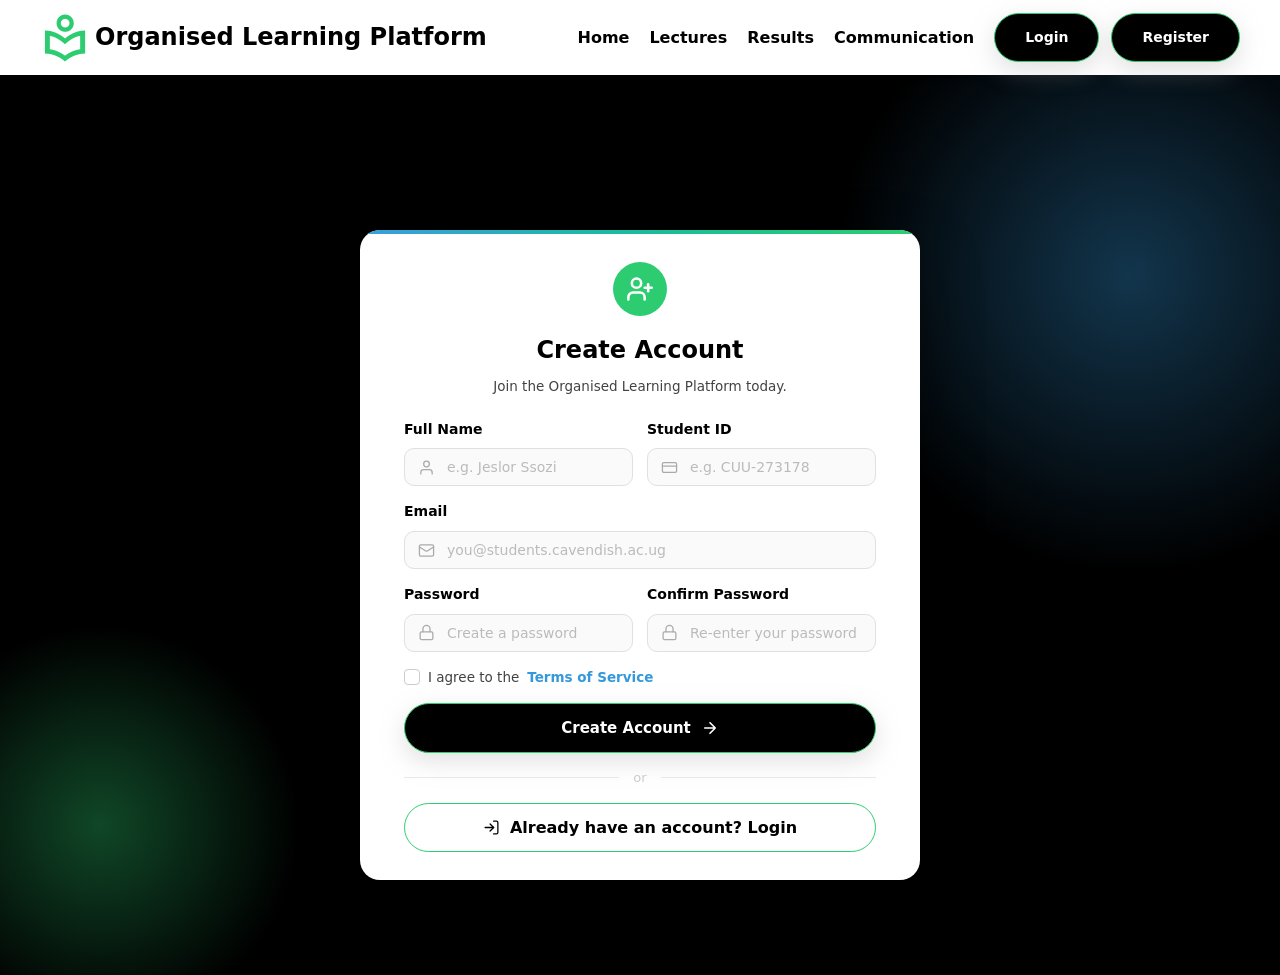
<file: register.html>
<!doctype html>
<html lang="en">
  <head>
    <meta charset="UTF-8" />
    <meta name="viewport" content="width=device-width, initial-scale=1.0" />
    <meta
      name="description"
      content="Register for the Organised Learning Platform — Cavendish University"
    />

    <link rel="stylesheet" href="./assets/css/styles.css" />
    <title>Register — Organised Learning Platform</title>
  </head>
  <body class="login-page register-page">
    <nav>
      <div class="container">
        <a href="/" class="logo">
          <span class="material-symbols-outlined">local_library</span>
          Organised Learning Platform
        </a>
        <input type="checkbox" id="menu-toggle" />
        <div class="mobile-menu">
          <label for="menu-toggle" class="menu">
            <span></span>
          </label>
        </div>
        <ul>
          <li><a href="/">Home</a></li>
          <li><a href="/lectures.html">Lectures</a></li>
          <li><a href="/results.html">Results</a></li>
          <li><a href="/communication.html">Communication</a></li>
          <li class="nav-buttons">
            <a class="primary-button" href="/login.html">Login</a>
            <a class="primary-button" href="/register.html">Register</a>
          </li>
        </ul>
      </div>
    </nav>

    <section class="login-section page-background">
      <div class="login-card">
        <div class="login-card-top-border"></div>

        <div class="login-icon-wrap">
          <svg
            xmlns="http://www.w3.org/2000/svg"
            width="28"
            height="28"
            viewBox="0 0 24 24"
            fill="none"
            stroke="#fff"
            stroke-width="2.2"
            stroke-linecap="round"
            stroke-linejoin="round"
          >
            <path d="M16 21v-2a4 4 0 0 0-4-4H6a4 4 0 0 0-4 4v2"></path>
            <circle cx="9" cy="7" r="4"></circle>
            <line x1="19" y1="8" x2="19" y2="14"></line>
            <line x1="22" y1="11" x2="16" y2="11"></line>
          </svg>
        </div>

        <h1 class="login-title">Create Account</h1>
        <p class="login-subtitle">
          Join the Organised Learning Platform today.
        </p>

        <div class="login-form">
          <div class="login-field-row">
            <div class="login-field">
              <label class="login-label" for="fullname">Full Name</label>
              <div class="login-input-wrap">
                <svg
                  class="login-input-icon"
                  xmlns="http://www.w3.org/2000/svg"
                  width="17"
                  height="17"
                  viewBox="0 0 24 24"
                  fill="none"
                  stroke="currentColor"
                  stroke-width="1.8"
                  stroke-linecap="round"
                  stroke-linejoin="round"
                >
                  <path d="M20 21v-2a4 4 0 0 0-4-4H8a4 4 0 0 0-4 4v2"></path>
                  <circle cx="12" cy="7" r="4"></circle>
                </svg>
                <input
                  class="login-input"
                  type="text"
                  id="fullname"
                  name="fullname"
                  placeholder="e.g. Jeslor Ssozi"
                  autocomplete="name"
                />
              </div>
            </div>
            <div class="login-field">
              <label class="login-label" for="student-id">Student ID</label>
              <div class="login-input-wrap">
                <svg
                  class="login-input-icon"
                  xmlns="http://www.w3.org/2000/svg"
                  width="17"
                  height="17"
                  viewBox="0 0 24 24"
                  fill="none"
                  stroke="currentColor"
                  stroke-width="1.8"
                  stroke-linecap="round"
                  stroke-linejoin="round"
                >
                  <rect x="2" y="5" width="20" height="14" rx="2"></rect>
                  <line x1="2" y1="10" x2="22" y2="10"></line>
                </svg>
                <input
                  class="login-input"
                  type="text"
                  id="student-id"
                  name="student-id"
                  placeholder="e.g. CUU-273178"
                />
              </div>
            </div>
          </div>

          <!-- Email -->
          <div class="login-field">
            <label class="login-label" for="reg-email">Email</label>
            <div class="login-input-wrap">
              <svg
                class="login-input-icon"
                xmlns="http://www.w3.org/2000/svg"
                width="17"
                height="17"
                viewBox="0 0 24 24"
                fill="none"
                stroke="currentColor"
                stroke-width="1.8"
                stroke-linecap="round"
                stroke-linejoin="round"
              >
                <rect x="2" y="4" width="20" height="16" rx="2"></rect>
                <path d="m22 7-8.97 5.7a1.94 1.94 0 0 1-2.06 0L2 7"></path>
              </svg>
              <input
                class="login-input"
                type="email"
                id="reg-email"
                name="email"
                placeholder="you@students.cavendish.ac.ug"
                autocomplete="email"
              />
            </div>
          </div>

          <!-- Password & Confirm Password row -->
          <div class="login-field-row">
            <!-- Password -->
            <div class="login-field">
              <label class="login-label" for="reg-password">Password</label>
              <div class="login-input-wrap">
                <svg
                  class="login-input-icon"
                  xmlns="http://www.w3.org/2000/svg"
                  width="17"
                  height="17"
                  viewBox="0 0 24 24"
                  fill="none"
                  stroke="currentColor"
                  stroke-width="1.8"
                  stroke-linecap="round"
                  stroke-linejoin="round"
                >
                  <rect
                    x="3"
                    y="11"
                    width="18"
                    height="11"
                    rx="2"
                    ry="2"
                  ></rect>
                  <path d="M7 11V7a5 5 0 0 1 10 0v4"></path>
                </svg>
                <input
                  class="login-input"
                  type="password"
                  id="reg-password"
                  name="password"
                  placeholder="Create a password"
                  autocomplete="new-password"
                />
              </div>
            </div>

            <!-- Confirm Password -->
            <div class="login-field">
              <label class="login-label" for="confirm-password">
                Confirm Password
              </label>
              <div class="login-input-wrap">
                <svg
                  class="login-input-icon"
                  xmlns="http://www.w3.org/2000/svg"
                  width="17"
                  height="17"
                  viewBox="0 0 24 24"
                  fill="none"
                  stroke="currentColor"
                  stroke-width="1.8"
                  stroke-linecap="round"
                  stroke-linejoin="round"
                >
                  <rect
                    x="3"
                    y="11"
                    width="18"
                    height="11"
                    rx="2"
                    ry="2"
                  ></rect>
                  <path d="M7 11V7a5 5 0 0 1 10 0v4"></path>
                </svg>
                <input
                  class="login-input"
                  type="password"
                  id="confirm-password"
                  name="confirm-password"
                  placeholder="Re-enter your password"
                  autocomplete="new-password"
                />
              </div>
            </div>
          </div>

          <!-- Terms -->
          <div class="login-row" style="justify-content: flex-start">
            <label class="login-remember">
              <input type="checkbox" id="terms" name="terms" />
              <span class="login-checkbox-custom"></span>
              I agree to the
              <a href="#" style="color: var(--primary-color); font-weight: 600">
                Terms of Service
              </a>
            </label>
          </div>

          <button class="primary-button login-submit" type="button">
            Create Account
            <svg
              xmlns="http://www.w3.org/2000/svg"
              width="18"
              height="18"
              viewBox="0 0 24 24"
              fill="none"
              stroke="currentColor"
              stroke-width="2.2"
              stroke-linecap="round"
              stroke-linejoin="round"
            >
              <path d="M5 12h14M12 5l7 7-7 7" />
            </svg>
          </button>

          <div class="login-divider">
            <span>or</span>
          </div>

          <a href="/login.html" class="outline-button login-create-account">
            <svg
              xmlns="http://www.w3.org/2000/svg"
              width="17"
              height="17"
              viewBox="0 0 24 24"
              fill="none"
              stroke="currentColor"
              stroke-width="1.8"
              stroke-linecap="round"
              stroke-linejoin="round"
            >
              <path d="M15 3h4a2 2 0 0 1 2 2v14a2 2 0 0 1-2 2h-4"></path>
              <polyline points="10 17 15 12 10 7"></polyline>
              <line x1="15" y1="12" x2="3" y2="12"></line>
            </svg>
            Already have an account? Login
          </a>
        </div>
      </div>
    </section>
    <script src="./assets/js/main.js"></script>
  </body>
</html>
</file>
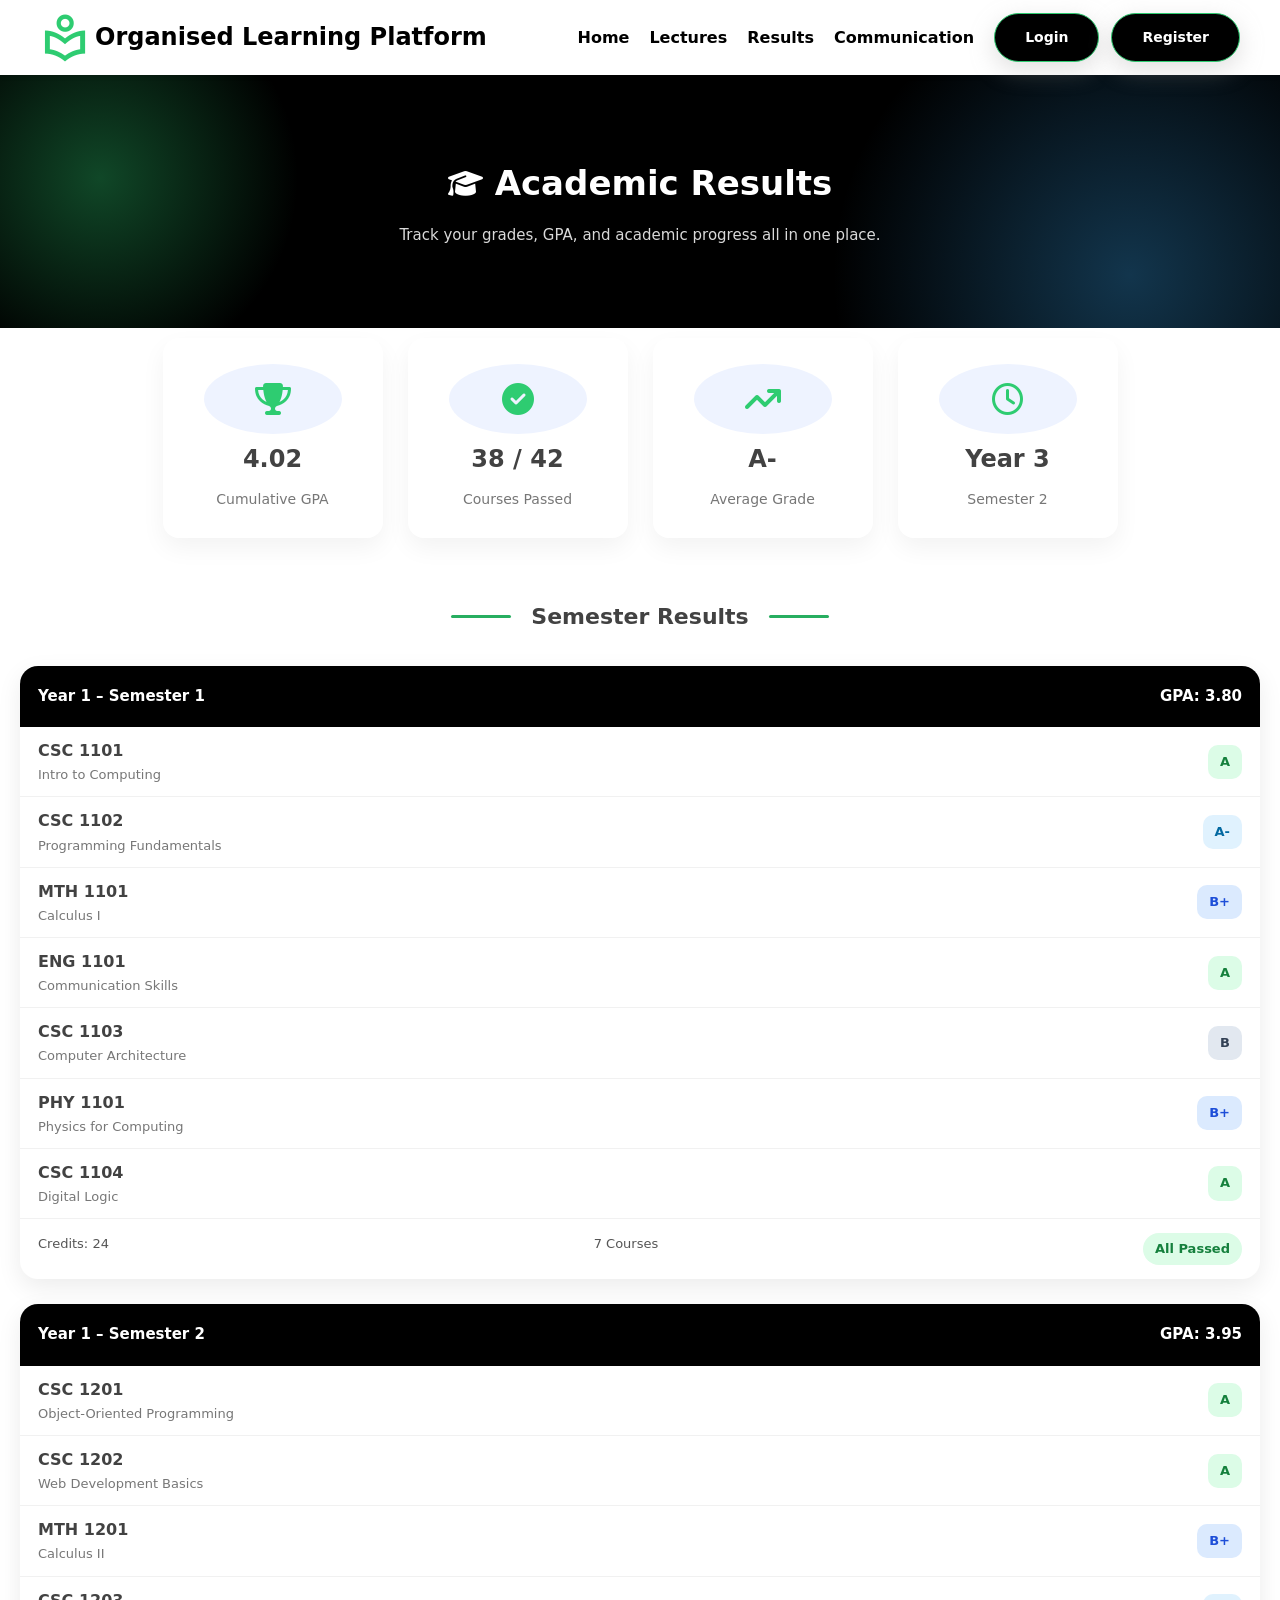
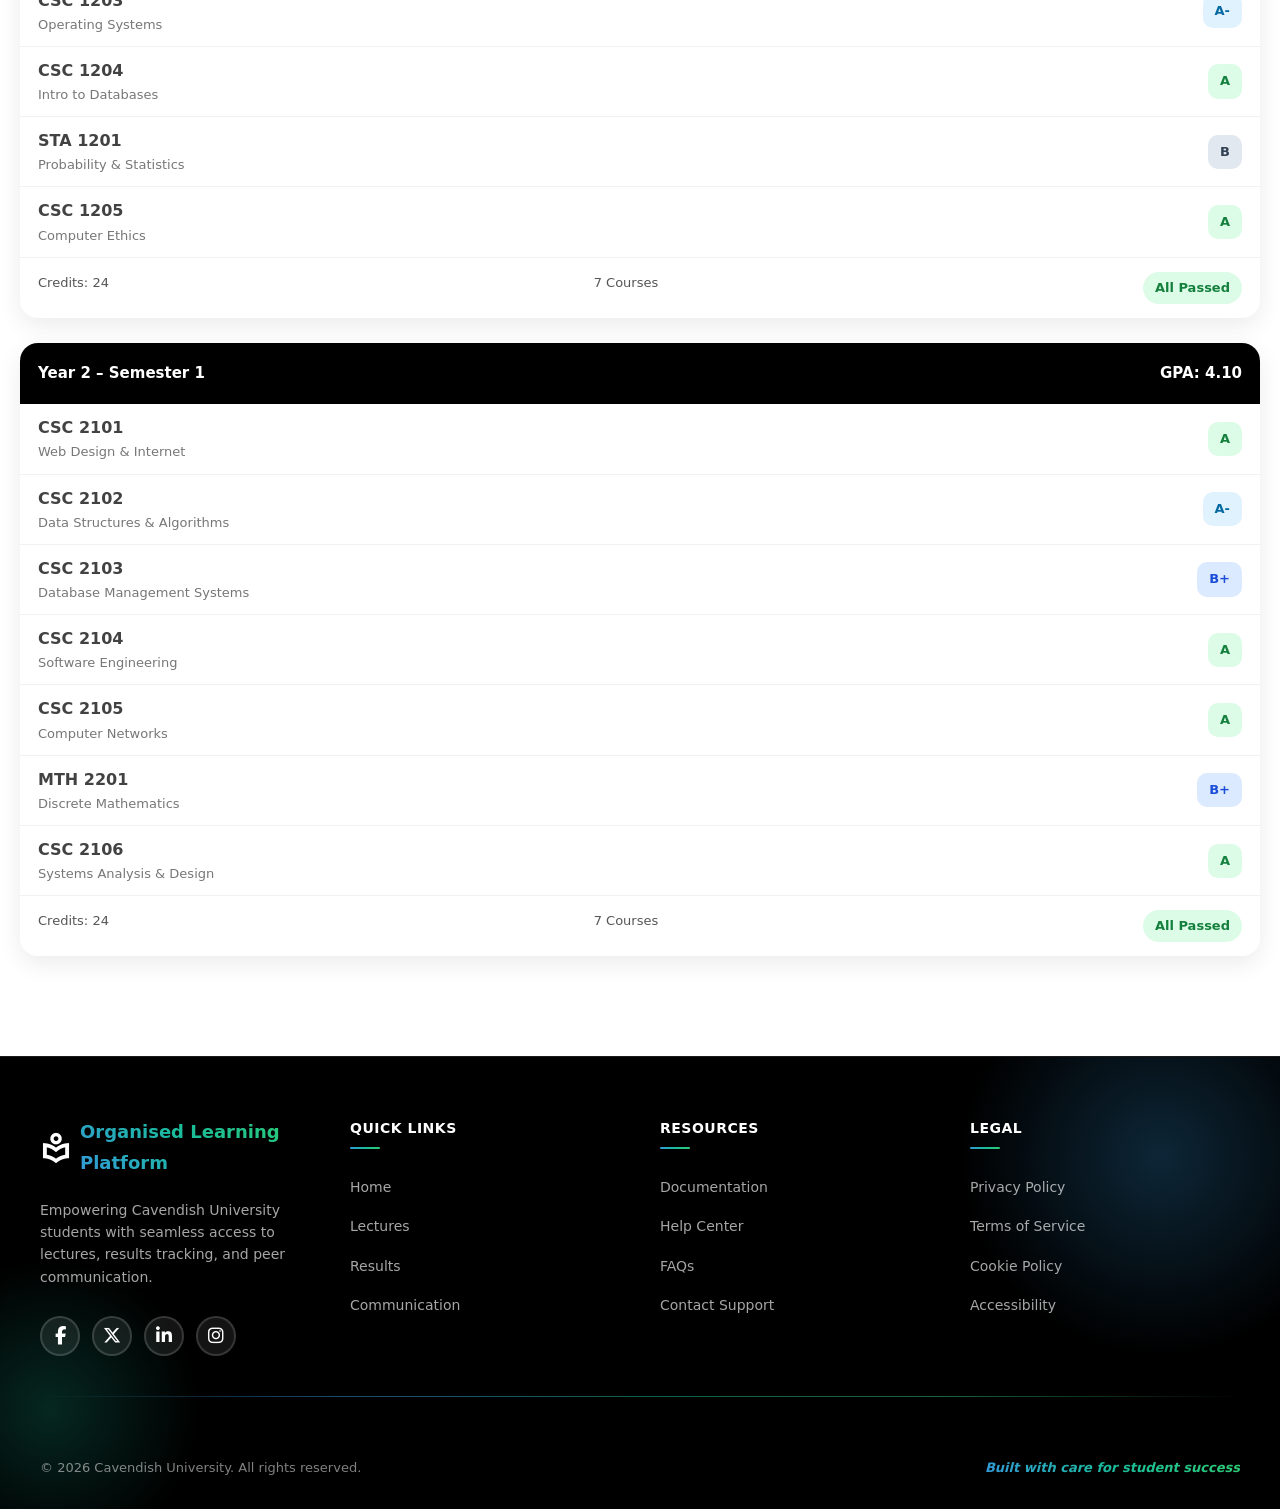
<file: results.html>
<!doctype html>
<html lang="en">
  <head>
    <meta charset="UTF-8" />
    <meta name="viewport" content="width=device-width, initial-scale=1.0" />
    <title>Academic Results — Organised Learning Platform</title>
    <link rel="stylesheet" href="./assets/css/styles.css" />
  </head>

  <body>
    <nav>
      <div class="container">
        <a href="/" class="logo">
          <span class="material-symbols-outlined">local_library</span>
          Organised Learning Platform
        </a>
        <input type="checkbox" id="menu-toggle" />
        <div class="mobile-menu">
          <label for="menu-toggle" class="menu">
            <span></span>
          </label>
        </div>
        <ul>
          <li><a href="/">Home</a></li>
          <li><a href="/lectures.html">Lectures</a></li>
          <li><a href="/results.html">Results</a></li>
          <li><a href="/communication.html">Communication</a></li>
          <li class="nav-buttons">
            <a class="primary-button" href="/login.html">Login</a>
            <a class="primary-button" href="/register.html">Register</a>
          </li>
        </ul>
      </div>
    </nav>

    <section class="results-header">
      <h1 class="results-title">
        <i class="fa-solid fa-graduation-cap"></i>
        Academic Results
      </h1>
      <p>Track your grades, GPA, and academic progress all in one place.</p>
    </section>

    <section class="results-summary">
      <div class="result-card gpa-card">
        <i class="fa-solid fa-trophy"></i>
        <h2>4.02</h2>
        <span>Cumulative GPA</span>
      </div>
      <div class="result-card courses-card">
        <i class="fa-solid fa-circle-check"></i>
        <h2>38 / 42</h2>
        <span>Courses Passed</span>
      </div>
      <div class="result-card grade-card">
        <i class="fa-solid fa-arrow-trend-up"></i>
        <h2>A-</h2>
        <span>Average Grade</span>
      </div>
      <div class="result-card semester-card">
        <i class="fa-regular fa-clock"></i>
        <h2>Year 3</h2>
        <span>Semester 2</span>
      </div>
    </section>

    <h2 class="results-section-title">Semester Results</h2>

    <section class="results-semesters">
      <div class="result-sem-card">
        <div class="result-sem-header sem-blue">
          <span>Year 1 – Semester 1</span>
          <span>GPA: 3.80</span>
        </div>
        <div class="result-course">
          <div>
            CSC 1101
            <small>Intro to Computing</small>
          </div>
          <div class="result-grade grade-a">A</div>
        </div>
        <div class="result-course">
          <div>
            CSC 1102
            <small>Programming Fundamentals</small>
          </div>
          <div class="result-grade grade-am">A-</div>
        </div>
        <div class="result-course">
          <div>
            MTH 1101
            <small>Calculus I</small>
          </div>
          <div class="result-grade grade-bp">B+</div>
        </div>
        <div class="result-course">
          <div>
            ENG 1101
            <small>Communication Skills</small>
          </div>
          <div class="result-grade grade-a">A</div>
        </div>
        <div class="result-course">
          <div>
            CSC 1103
            <small>Computer Architecture</small>
          </div>
          <div class="result-grade grade-b">B</div>
        </div>
        <div class="result-course">
          <div>
            PHY 1101
            <small>Physics for Computing</small>
          </div>
          <div class="result-grade grade-bp">B+</div>
        </div>
        <div class="result-course">
          <div>
            CSC 1104
            <small>Digital Logic</small>
          </div>
          <div class="result-grade grade-a">A</div>
        </div>
        <div class="result-footer">
          <span>Credits: 24</span>
          <span>7 Courses</span>
          <span class="result-status">All Passed</span>
        </div>
      </div>

      <div class="result-sem-card">
        <div class="result-sem-header sem-green">
          <span>Year 1 – Semester 2</span>
          <span>GPA: 3.95</span>
        </div>
        <div class="result-course">
          <div>
            CSC 1201
            <small>Object-Oriented Programming</small>
          </div>
          <div class="result-grade grade-a">A</div>
        </div>
        <div class="result-course">
          <div>
            CSC 1202
            <small>Web Development Basics</small>
          </div>
          <div class="result-grade grade-a">A</div>
        </div>
        <div class="result-course">
          <div>
            MTH 1201
            <small>Calculus II</small>
          </div>
          <div class="result-grade grade-bp">B+</div>
        </div>
        <div class="result-course">
          <div>
            CSC 1203
            <small>Operating Systems</small>
          </div>
          <div class="result-grade grade-am">A-</div>
        </div>
        <div class="result-course">
          <div>
            CSC 1204
            <small>Intro to Databases</small>
          </div>
          <div class="result-grade grade-a">A</div>
        </div>
        <div class="result-course">
          <div>
            STA 1201
            <small>Probability &amp; Statistics</small>
          </div>
          <div class="result-grade grade-b">B</div>
        </div>
        <div class="result-course">
          <div>
            CSC 1205
            <small>Computer Ethics</small>
          </div>
          <div class="result-grade grade-a">A</div>
        </div>
        <div class="result-footer">
          <span>Credits: 24</span>
          <span>7 Courses</span>
          <span class="result-status">All Passed</span>
        </div>
      </div>

      <div class="result-sem-card">
        <div class="result-sem-header sem-purple">
          <span>Year 2 – Semester 1</span>
          <span>GPA: 4.10</span>
        </div>
        <div class="result-course">
          <div>
            CSC 2101
            <small>Web Design &amp; Internet</small>
          </div>
          <div class="result-grade grade-a">A</div>
        </div>
        <div class="result-course">
          <div>
            CSC 2102
            <small>Data Structures &amp; Algorithms</small>
          </div>
          <div class="result-grade grade-am">A-</div>
        </div>
        <div class="result-course">
          <div>
            CSC 2103
            <small>Database Management Systems</small>
          </div>
          <div class="result-grade grade-bp">B+</div>
        </div>
        <div class="result-course">
          <div>
            CSC 2104
            <small>Software Engineering</small>
          </div>
          <div class="result-grade grade-a">A</div>
        </div>
        <div class="result-course">
          <div>
            CSC 2105
            <small>Computer Networks</small>
          </div>
          <div class="result-grade grade-a">A</div>
        </div>
        <div class="result-course">
          <div>
            MTH 2201
            <small>Discrete Mathematics</small>
          </div>
          <div class="result-grade grade-bp">B+</div>
        </div>
        <div class="result-course">
          <div>
            CSC 2106
            <small>Systems Analysis &amp; Design</small>
          </div>
          <div class="result-grade grade-a">A</div>
        </div>
        <div class="result-footer">
          <span>Credits: 24</span>
          <span>7 Courses</span>
          <span class="result-status">All Passed</span>
        </div>
      </div>
    </section>

    <!-- FOOTER — Natasha -->
    <footer class="footer">
      <div class="footer-gradient-blob footer-gradient-blob--blue"></div>
      <div class="footer-gradient-blob footer-gradient-blob--green"></div>
      <div class="footer-container">
        <div class="footer-content">
          <div class="footer-section footer-brand">
            <div class="footer-logo">
              <span class="material-symbols-outlined">local_library</span>
              <span class="footer-logo-text">Organised Learning Platform</span>
            </div>
            <p class="footer-description">
              Empowering Cavendish University students with seamless access to
              lectures, results tracking, and peer communication.
            </p>
            <div class="footer-socials">
              <a href="#" class="social-link" title="Facebook">
                <i class="fab fa-facebook-f"></i>
              </a>
              <a href="#" class="social-link" title="Twitter">
                <i class="fab fa-x-twitter"></i>
              </a>
              <a href="#" class="social-link" title="LinkedIn">
                <i class="fab fa-linkedin-in"></i>
              </a>
              <a href="#" class="social-link" title="Instagram">
                <i class="fab fa-instagram"></i>
              </a>
            </div>
          </div>
          <div class="footer-section">
            <h4 class="footer-heading">Quick Links</h4>
            <ul class="footer-links">
              <li><a href="/">Home</a></li>
              <li><a href="/lectures.html">Lectures</a></li>
              <li><a href="/results.html">Results</a></li>
              <li><a href="/communication.html">Communication</a></li>
            </ul>
          </div>
          <div class="footer-section">
            <h4 class="footer-heading">Resources</h4>
            <ul class="footer-links">
              <li><a href="#">Documentation</a></li>
              <li><a href="#">Help Center</a></li>
              <li><a href="#">FAQs</a></li>
              <li><a href="#">Contact Support</a></li>
            </ul>
          </div>
          <div class="footer-section">
            <h4 class="footer-heading">Legal</h4>
            <ul class="footer-links">
              <li><a href="#">Privacy Policy</a></li>
              <li><a href="#">Terms of Service</a></li>
              <li><a href="#">Cookie Policy</a></li>
              <li><a href="#">Accessibility</a></li>
            </ul>
          </div>
        </div>
        <div class="footer-divider"></div>
        <div class="footer-bottom">
          <p class="footer-copyright">
            &copy; 2026 Cavendish University. All rights reserved.
          </p>
          <p class="footer-credit">Built with care for student success</p>
        </div>
      </div>
    </footer>
    <script src="./assets/js/main.js"></script>
    <script src="./assets/js/main.js"></script>
  </body>
</html>
</file>
<file: assets/css/styles.css>
/* ========================================================================
   ORGANISED LEARNING PLATFORM — Cavendish University
   ========================================================================
   Contributors (from git history):
   - Jeslor Ssozi          : Root theme, CSS variables, icon library
   - Tukamushaba Ruth      : Navbar design & responsiveness
   - Esther Musiime        : Button styles
   - Moisha Ndlovu         : Hero section & styling
   - Hillary (bh256126)    : Lectures section (index page)
   - km4897 (Milly)        : Lectures page hero section
   - ATWINE Abel Mwesigye  : Communication hero section
   - Suban Mohamed          : Communication cards
   - Swabulah (Swabra5)    : Results page
   - Rogers Onyango        : Login page
   - Natasha (tasha256)    : Footer
   ======================================================================== */

/* =============================================
   1. ROOT VARIABLES & CODE REFACTOR — Jeslor Ssozi
   ============================================= */

@import url("https://cdnjs.cloudflare.com/ajax/libs/font-awesome/6.5.1/css/all.min.css");
@import url("https://fonts.googleapis.com/css2?family=Inter:wght@400;500;600;700&display=swap");
@import url("https://fonts.googleapis.com/css2?family=Material+Symbols+Outlined:opsz,wght,FILL,GRAD@20..48,100..700,0..1,-50..200");
:root {
  --base-color: #000000;
  --base-color-light: #424242;
  --primary-color: #3498db;
  --secondary-color: #2ecc71;
  --gradient-color: linear-gradient(45deg, #3498db, #1abc9c, #2ecc71);
}

* {
  margin: 0;
  padding: 0;
  box-sizing: border-box;
}

body {
  font-family:
    "Segoe UI",
    system-ui,
    -apple-system,
    sans-serif;
  color: var(--base-color-light);
  line-height: 1.7;
  min-height: 100vh;
  padding-top: 75px;
  background-color: #ffffff;
}

a {
  text-decoration: none;
  color: inherit;
}

.container {
  max-width: 1200px;
  margin: 0 auto;
  width: 100%;
}

/* =============================================
 +  2. BUTTONS — Esther Musiime
   ============================================= */
.primary-button {
  background-color: var(--base-color);
  color: #fff;
  padding: 12px 30px;
  font-weight: 600;
  border-radius: 30px;
  border: none;
  font-size: 14px;
  cursor: pointer;
  display: inline-block;
  transition: all 0.3s ease;
  border: 1.5px solid var(--base-color);
  box-shadow: 0 8px 25px rgb(172 168 168 / 36%);
  border: 1.5px solid var(--secondary-color);
}

.primary-button:hover {
  background-color: var(--secondary-color);
  color: #fff;
  box-shadow: 0 8px 25px rgba(0, 0, 0, 0.15);
  transform: translateY(-4px);
}

.outline-button {
  border: 1.5px solid var(--secondary-color);
  color: #fff;
  padding: 10px 30px;
  font-weight: 600;
  border-radius: 30px;
  font-size: 16px;
  cursor: pointer;
  background: transparent;
  display: inline-block;
  transition: all 0.3s ease;
}

.outline-button:hover {
  background: var(--secondary-color);
  transform: translateY(-4px);
  box-shadow: 0 8px 25px rgba(0, 0, 0, 0.15);
}

/* =============================================
   3. NAVBAR — Tukamushaba Ruth
   ============================================= */
nav {
  height: 75px;
  display: flex;
  align-items: center;
  box-shadow: 0 2px 4px rgba(0, 0, 0, 0.1);
  padding: 0 20px;
  background-color: #fff;
  position: fixed;
  top: 0;
  left: 50%;
  transform: translate(-50%);
  width: 100%;
  z-index: 9999;
  transition: all 0.3s ease;
}

.nav-scrolled {
  max-width: 1090px;
  border-radius: 50px;
  background-color: rgba(255, 255, 255, 0.3);
  backdrop-filter: blur(10px);
}

nav .container {
  display: flex;
  justify-content: space-between;
  align-items: center;
}

nav .logo {
  font-size: 24px;
  font-weight: 900;
  color: var(--base-color);
  display: flex;
  align-items: center;
}

nav .logo span {
  font-size: 50px;
  margin-right: 5px;
  font-weight: 900;
  color: var(--secondary-color);
}

nav ul {
  list-style: none;
  display: flex;
  align-items: center;
  gap: 20px;
}

nav ul a {
  color: var(--base-color);
  font-weight: 600;
  transition: color 0.3s ease;
}

nav ul a:hover {
  color: var(--secondary-color);
}

.nav-buttons {
  display: flex;
  gap: 12px;
}

.mobile-menu {
  margin-left: auto;
  width: fit-content;
}

#menu-toggle {
  display: none;
}

.mobile-menu .menu {
  height: 40px;
  background-color: var(--secondary-color);
  padding: 10px;
  display: none;
  align-items: center;
  justify-content: center;
  border-radius: 8px;
}

.mobile-menu .menu span {
  width: 27px;
  height: 2px;
  position: relative;
  cursor: pointer;
  background-color: var(--base-color);
}

.mobile-menu .menu span::before,
.mobile-menu .menu span::after {
  content: "";
  position: absolute;
  width: inherit;
  height: 2px;
  background-color: var(--base-color);
  transition: all 0.3s ease;
}

.mobile-menu .menu span::before {
  top: -8px;
}

.mobile-menu .menu span::after {
  top: 8px;
}

#menu-toggle:checked + .mobile-menu .menu span {
  background-color: transparent;
}

#menu-toggle:checked + .mobile-menu .menu span::before {
  transform: rotate(45deg);
  top: 0;
}

#menu-toggle:checked + .mobile-menu .menu span::after {
  transform: rotate(-45deg);
  top: 0;
}

/* =============================================
   4. HERO SECTION — Moisha Ndlovu
   ============================================= */
.hero {
  background-color: var(--base-color);
  min-height: calc(100vh - 75px);
  display: flex;
  align-items: center;
  position: relative;
  overflow: hidden;
  padding: 60px 20px;
  position: relative;
}

.hero::before {
  content: "";
  position: absolute;
  width: 100%;
  height: 100%;
  background: radial-gradient(circle, #3498db59 0%, rgba(52, 152, 219, 0) 70%);
  top: -100px;
  right: -150px;
  border-radius: 50%;
  animation: float 8s ease-in-out infinite;
  pointer-events: none;
}

.hero::after {
  content: "";
  position: absolute;
  width: 400px;
  height: 400px;
  background: radial-gradient(circle, #2ecc7159 0%, transparent 70%);
  bottom: -50px;
  left: -100px;
  border-radius: 50%;
  animation: float 6s ease-in-out infinite reverse;
  pointer-events: none;
}

@keyframes float {
  0%,
  100% {
    transform: translateY(0) scale(1);
  }
  50% {
    transform: translateY(-30px) scale(1.05);
  }
}

/* Falling leaves overlay */
.leaf {
  position: absolute;
  width: 100%;
  height: 100%;
  top: 0;
  left: 0;
  pointer-events: none;
}

.leaf div {
  position: absolute;
  display: block;
  width: 30px;
  height: 30px;
  background: url("../images/grad_cap.png") no-repeat center;
  background-size: contain;
}

.leaf div:nth-child(1) {
  left: 20%;
  animation: fall 15s linear infinite;
  animation-delay: -2s;
}
.leaf div:nth-child(2) {
  left: 70%;
  animation: fall 15s linear infinite;
  animation-delay: -4s;
}
.leaf div:nth-child(3) {
  left: 10%;
  animation: fall 20s linear infinite;
  animation-delay: -7s;
}
.leaf div:nth-child(4) {
  left: 50%;
  animation: fall 18s linear infinite;
  animation-delay: -5s;
}
.leaf div:nth-child(5) {
  left: 85%;
  animation: fall 14s linear infinite;
  animation-delay: -5s;
}
.leaf div:nth-child(6) {
  left: 15%;
  animation: fall 16s linear infinite;
  animation-delay: -10s;
}
.leaf div:nth-child(7) {
  left: 90%;
  animation: fall 15s linear infinite;
  animation-delay: -4s;
}

@keyframes fall {
  0% {
    opacity: 1;
    top: -10%;
    transform: translateX(20px) rotate(0deg);
  }
  20% {
    opacity: 0.8;
    transform: translateX(-20px) rotate(45deg);
  }
  40% {
    transform: translateX(-20px) rotate(90deg);
  }
  60% {
    transform: translateX(-20px) rotate(135deg);
  }
  80% {
    transform: translateX(-20px) rotate(180deg);
  }
  100% {
    top: 110%;
    transform: translateX(-20px) rotate(225deg);
  }
}

.hero-container {
  max-width: 1200px;
  margin: 0 auto;
  display: flex;
  align-items: center;
  justify-content: space-between;
  gap: 60px;
  width: 100%;
  position: relative;
  z-index: 1;
}

.hero-left {
  flex: 1;
  max-width: 560px;
}

.hero-badge {
  display: inline-block;
  border: 1px solid rgba(52, 211, 153, 0.5);
  color: rgba(52, 211, 153, 0.9);
  font-size: 13px;
  font-weight: 500;
  padding: 8px 18px;
  border-radius: 30px;
  margin-bottom: 28px;
  background: rgba(52, 211, 153, 0.07);
  letter-spacing: 0.02em;
}

.hero-title {
  font-size: clamp(2rem, 4vw, 3rem);
  font-weight: 800;
  color: #ffffff;
  line-height: 1.2;
  margin-bottom: 24px;
}

.hero-gradient-text {
  background: var(--gradient-color);
  -webkit-background-clip: text;
  -webkit-text-fill-color: transparent;
  background-clip: text;
}

.hero-description {
  font-size: 16px;
  color: rgba(255, 255, 255, 0.65);
  line-height: 1.8;
  margin-bottom: 40px;
  max-width: 440px;
}

.hero-buttons {
  display: flex;
  align-items: center;
  gap: 16px;
  flex-wrap: wrap;
}

.hero-right {
  flex: 0 0 420px;
  display: flex;
  flex-direction: column;
  gap: 16px;
}

.hero-card {
  background: rgba(255, 255, 255, 0.05);
  backdrop-filter: blur(12px);
  -webkit-backdrop-filter: blur(12px);
  border: 1px solid rgba(255, 255, 255, 0.08);
  border-radius: 16px;
  padding: 20px 24px;
  position: relative;
  overflow: hidden;
  display: flex;
  align-items: center;
  gap: 18px;
  transition: all 0.3s ease;
}

.hero-card:hover {
  transform: translateY(-4px);
  background: rgba(255, 255, 255, 0.08);
  box-shadow: 0 8px 25px rgba(0, 0, 0, 0.15);
}

.hero-card-border {
  position: absolute;
  left: 0;
  top: 0;
  bottom: 0;
  width: 3px;
  border-radius: 16px 0 0 16px;
}

.hero-card-border--blue {
  background: var(--primary-color);
}
.hero-card-border--green {
  background: var(--secondary-color);
}
.hero-card-border--purple {
  background: var(--base-color-light);
}

.hero-card-icon-box {
  width: 52px;
  height: 52px;
  border-radius: 14px;
  display: flex;
  align-items: center;
  justify-content: center;
  flex-shrink: 0;
  font-size: 26px;
}

.hero-card-icon-box--blue {
  background: #1a2a3a;
}
.hero-card-icon-box--green {
  background: #1a2e20;
}
.hero-card-icon-box--purple {
  background: #1e1a30;
}

.hero-card-text {
  display: flex;
  flex-direction: column;
  gap: 4px;
}

.hero-card h3 {
  font-size: 16px;
  font-weight: 700;
  color: #ffffff;
  margin: 0;
}

.hero-card p {
  font-size: 13.5px;
  color: rgba(255, 255, 255, 0.5);
  line-height: 1.5;
  margin: 0;
}

/* =============================================
   5. LECTURE SECTION (Index Page) — Hillary
   ============================================= */
.lecturers_section {
  max-width: 1200px;
  margin: 0 auto;
  width: 100%;
  padding: 40px 25px;
}

.lectures_h1 {
  margin-bottom: 20px;
  font-weight: 800;
  font-size: 28px;
  color: var(--base-color);
}

.layout {
  display: grid;
  grid-template-columns: 1fr 2fr;
  gap: 20px;
}

.lecture_card {
  background: #ffffff;
  color: #000;
  border-radius: 14px;
  padding: 15px;
  box-shadow: 0 5px 15px rgba(0, 0, 0, 0.15);
  transition: all 0.3s ease;
}

.lecture_card:hover {
  transform: translateY(-4px);
  box-shadow: 0 8px 25px rgba(0, 0, 0, 0.15);
  background: #f9fafb;
}

.calendar {
  min-height: 220px;
}

.calendar h3 {
  margin-top: 0;
  font-size: 16px;
  font-weight: 700;
}

.calendar-grid {
  display: grid;
  grid-template-columns: repeat(7, 1fr);
  gap: 5px;
  font-size: 12px;
  margin-top: 10px;
}

.calendar-grid div {
  text-align: center;
  padding: 5px;
  border-radius: 6px;
}

.highlighted_date {
  display: inline-block;
  border: 1px solid rgba(52, 211, 153, 0.5);
  color: rgba(52, 211, 153, 0.9);
  font-size: 15px;
  font-weight: 700;
  padding: 8px 18px;
  border-radius: 30px;
  background: rgba(52, 211, 153, 0.07);
  letter-spacing: 0.02em;
}

.lectures {
  display: grid;
  grid-template-columns: repeat(2, 1fr);
  gap: 15px;
}

.lecture-title {
  font-size: 14px;
  font-weight: 600;
}

.lecture-time {
  font-size: 12px;
  color: #666;
  margin: 5px 0;
}

.lecture-status {
  font-size: 12px;
  font-weight: 600;
  color: var(--secondary-color);
}

.lecture_btn {
  padding: 8px 20px;
  border-radius: 30px;
  font-weight: 500;
  font-size: 10px;
}

/* =============================================
   6. LECTURES PAGE HERO — km4897 (Milly)
   ============================================= */
.lectures-hero.hero {
  padding-top: calc(60px + 20px);
  min-height: auto;
}

.lectures-hero-content {
  display: flex;
  padding: 40px 20px;
  flex-direction: column;
  align-items: center;
  text-align: center;
  position: relative;
  z-index: 4;
  max-width: 800px;
  margin: 0 auto;
}

.lectures-hero-content h1 {
  font-size: clamp(1.8rem, 4vw, 2.5rem);
  font-weight: 800;
  color: #ffffff;
  line-height: 1.2;
  display: flex;
  align-items: center;
  gap: 10px;
}

.lectures-hero-content h1 span {
  font-size: 50px;
  margin-right: 5px;
  font-weight: 900;
}

.lectures-hero-description {
  color: rgba(255, 255, 255, 0.5);
  margin-top: 12px;
}

.lectures-hero-buttons {
  display: flex;
  flex-wrap: wrap;
  align-items: center;
  justify-content: center;
  gap: 16px;
  margin-top: 20px;
}

.lectures-hero-buttons button {
  display: flex;
  align-items: center;
  gap: 8px;
  border: 1.5px solid var(--secondary-color);
}

.lectures-hero-sub {
  padding: 3rem 1rem;
}

.lectures-hero-sub h3 {
  font-size: 22px;
  font-weight: 700;
  color: var(--base-color);
  text-transform: capitalize;
}

.lecture-hero-cards {
  display: flex;
  justify-content: center;
  flex-wrap: wrap;
  gap: 20px;
  padding: 20px 0;
}

.lectures-hero-sub article {
  box-shadow: 0 5px 15px rgba(0, 0, 0, 0.15);
  border-radius: 10px;
  padding: 20px;
  display: grid;
  grid-template-columns: 60px 1fr 30px;
  width: 100%;
  max-width: 380px;
  align-items: center;
  position: relative;
  overflow: hidden;
}

.lectures-hero-sub .lecture-hero-numbers {
  height: 40px;
  width: 40px;
  border: 3px solid var(--primary-color);
  display: flex;
  align-items: center;
  justify-content: center;
  border-radius: 5px;
  font-weight: 700;
}

.lectures-hero-sub article::before {
  content: "";
  position: absolute;
  left: 0;
  top: 0;
  bottom: 0;
  width: 100%;
  height: 4px;
  background: var(--primary-color);
  border-radius: 10px 0 0 10px;
}

.lectures-hero-sub article:nth-child(2)::before {
  background: var(--secondary-color);
}

.lectures-hero-sub article:nth-child(3)::before {
  background: #8b5cf6;
}

.lectures-hero-sub h4 {
  font-size: 18px;
  font-weight: 700;
  color: var(--base-color);
  text-transform: capitalize;
}

.lectures-hero-sub p {
  font-size: 13px;
  color: var(--base-color-light);
}

.lectures-hero-sub span {
  font-size: 3rem;
  color: var(--primary-color);
}

/* =============================================
   6b. LECTURE CARDS — Lectures Page
   Reuses: .comm-card hover, .comm-tag pattern, .primary-button
   ============================================= */
.lecture-cards-section {
  background: #f8f9fa;
  padding: 60px 20px 80px;
}

.lecture-cards-heading {
  font-size: 28px;
  font-weight: 800;
  color: var(--base-color);
  margin-bottom: 6px;
}

.lecture-cards-subheading {
  font-size: 15px;
  color: var(--base-color-light);
  margin-bottom: 36px;
}

.lecture-cards-grid {
  display: grid;
  grid-template-columns: repeat(auto-fill, minmax(340px, 1fr));
  gap: 24px;
}

/* Individual card — mirrors .comm-card structure */
.lec-card {
  background: #fff;
  border-radius: 16px;
  overflow: hidden;
  box-shadow: 0 4px 20px rgba(0, 0, 0, 0.06);
  transition: all 0.3s ease;
}

.lec-card:hover {
  transform: translateY(-4px);
  box-shadow: 0 8px 25px rgba(0, 0, 0, 0.15);
}

.lec-card-accent {
  height: 4px;
}

.lec-card-accent-green {
  background: linear-gradient(90deg, #2ecc71, #34d399);
}

.lec-card-body {
  padding: 24px 28px;
}

.lec-card-top {
  display: flex;
  align-items: center;
  justify-content: space-between;
  margin-bottom: 14px;
  flex-wrap: wrap;
  gap: 8px;
}

/* Tags — reuses .comm-tag sizing & colour pattern */
.lec-tag {
  display: inline-flex;
  align-items: center;
  gap: 5px;
  padding: 4px 12px;
  border-radius: 20px;
  font-size: 12px;
  font-weight: 600;
}

.lec-tag .material-symbols-outlined {
  font-size: 15px;
}

.lec-tag-live {
  background: rgba(46, 204, 113, 0.12);
  color: var(--secondary-color);
  animation: livePulse 2s ease-in-out infinite;
}

@keyframes livePulse {
  0%,
  100% {
    opacity: 1;
  }
  50% {
    opacity: 0.65;
  }
}

.lec-tag-scheduled {
  background: rgba(46, 204, 113, 0.1);
  color: var(--secondary-color);
}

.lec-schedule {
  display: inline-flex;
  align-items: center;
  gap: 5px;
  font-size: 13px;
  color: #888;
}

.lec-schedule .material-symbols-outlined {
  font-size: 16px;
}

.lec-card-title {
  font-size: 18px;
  font-weight: 700;
  color: var(--base-color);
  margin-bottom: 14px;
  line-height: 1.4;
}

.lec-card-details {
  display: flex;
  flex-direction: column;
  gap: 8px;
  margin-bottom: 20px;
}

.lec-detail {
  display: flex;
  align-items: center;
  gap: 8px;
  font-size: 14px;
  color: var(--base-color-light);
}

.lec-detail .material-symbols-outlined {
  font-size: 20px;
  color: #999;
}

/* Google Meet button — extends .primary-button style */
.lec-meet-btn {
  display: inline-flex;
  align-items: center;
  justify-content: center;
  gap: 8px;
  width: 100%;
  padding: 12px 24px;
  background-color: var(--base-color);
  color: #fff;
  font-weight: 600;
  font-size: 14px;
  border-radius: 30px;
  border: 1.5px solid var(--base-color);
  cursor: pointer;
  transition: all 0.3s ease;
}

.lec-meet-btn:hover {
  background-color: var(--secondary-color);
  border-color: var(--secondary-color);
  color: #fff;
  box-shadow: 0 8px 25px rgba(0, 0, 0, 0.15);
  transform: translateY(-2px);
}

.lec-meet-btn .material-symbols-outlined {
  font-size: 18px;
  transition: transform 0.25s ease;
}

.lec-meet-btn:hover .material-symbols-outlined {
  transform: translateX(4px);
}

/* =============================================
   7. PAGE BACKGROUND — Jeslor Ssozi
   Reusable dark bg with animated gradient orbs
   ============================================= */
.page-background {
  background-color: var(--base-color);
  position: relative;
  overflow: hidden;
}

.page-background::before {
  content: "";
  position: absolute;
  width: 600px;
  height: 600px;
  background: radial-gradient(circle, #3498db59 0%, rgba(52, 152, 219, 0) 70%);
  top: -100px;
  right: -150px;
  border-radius: 50%;
  animation: float 8s ease-in-out infinite;
  pointer-events: none;
}

.page-background::after {
  content: "";
  position: absolute;
  width: 400px;
  height: 400px;
  background: radial-gradient(circle, #2ecc7159 0%, transparent 70%);
  bottom: -50px;
  left: -100px;
  border-radius: 50%;
  animation: float 6s ease-in-out infinite reverse;
  pointer-events: none;
}

/* =============================================
   8. COMMUNICATION — Abel Mwesigye (Hero) + Suban Mohamed (Cards)
   ============================================= */

/* Hero — Abel Mwesigye */
.comm-hero {
  min-height: 50vh;
  display: flex;
  align-items: center;
  justify-content: center;
  padding: 80px 20px 60px;
  text-align: center;
}

.comm-hero-inner {
  max-width: 680px;
  position: relative;
  z-index: 1;
}

.comm-hero-desc {
  font-size: 16px;
  color: rgba(255, 255, 255, 0.65);
  line-height: 1.7;
  max-width: 520px;
  margin: 0 auto;
}

/* Cards — Suban Mohamed */
.comm-cards-section {
  background: #f8f9fa;
  padding: 60px 20px 80px;
}

.comm-cards-section .container {
  display: grid;
  gap: 24px;
}

.comm-card {
  background: #fff;
  border-radius: 16px;
  overflow: hidden;
  box-shadow: 0 4px 20px rgba(0, 0, 0, 0.06);
  transition: all 0.3s ease;
}

.comm-card:hover {
  transform: translateY(-4px);
  box-shadow: 0 8px 25px rgba(0, 0, 0, 0.15);
}

.comm-card--urgent {
  border: 1.5px solid rgba(239, 68, 68, 0.25);
}

.comm-card-accent {
  height: 4px;
}

.comm-card-accent--red {
  background: linear-gradient(90deg, #ef4444, #f87171);
}
.comm-card-accent--blue {
  background: linear-gradient(90deg, #3498db, #60a5fa);
}
.comm-card-accent--green {
  background: linear-gradient(90deg, #2ecc71, #34d399);
}
.comm-card-accent--purple {
  background: linear-gradient(90deg, #8b5cf6, #a78bfa);
}
.comm-card-accent--orange {
  background: linear-gradient(90deg, #e67e22, #f59e0b);
}
.comm-card-accent--teal {
  background: linear-gradient(90deg, #1abc9c, #2dd4bf);
}

.comm-card-body {
  padding: 24px 28px;
}

.comm-card-top {
  display: flex;
  align-items: center;
  justify-content: space-between;
  margin-bottom: 14px;
}

.comm-tag {
  display: inline-flex;
  align-items: center;
  gap: 5px;
  padding: 4px 12px;
  border-radius: 20px;
  font-size: 12px;
  font-weight: 600;
}

.comm-tag .material-symbols-outlined {
  font-size: 15px;
}

.comm-tag--red {
  background: rgba(239, 68, 68, 0.1);
  color: #ef4444;
}
.comm-tag--blue {
  background: rgba(52, 152, 219, 0.1);
  color: #3498db;
}
.comm-tag--green {
  background: rgba(46, 204, 113, 0.1);
  color: #2ecc71;
}
.comm-tag--purple {
  background: rgba(139, 92, 246, 0.1);
  color: #8b5cf6;
}
.comm-tag--orange {
  background: rgba(230, 126, 34, 0.1);
  color: #e67e22;
}
.comm-tag--teal {
  background: rgba(26, 188, 156, 0.1);
  color: #1abc9c;
}

.comm-date {
  font-size: 12.5px;
  color: #999;
}

.comm-card-title {
  font-size: 18px;
  font-weight: 700;
  color: var(--base-color);
  margin-bottom: 10px;
  line-height: 1.4;
}

.comm-card-text {
  font-size: 14px;
  color: #666;
  line-height: 1.7;
  margin-bottom: 20px;
}

.comm-card-footer {
  display: flex;
  align-items: center;
  justify-content: space-between;
  padding-top: 16px;
  border-top: 1px solid #f0f0f0;
}

.comm-author {
  display: flex;
  align-items: center;
  gap: 10px;
  font-size: 13px;
  font-weight: 600;
  color: var(--base-color-light);
}

.comm-author-avatar {
  width: 32px;
  height: 32px;
  border-radius: 50%;
  background: #ef4444;
  color: #fff;
  display: flex;
  align-items: center;
  justify-content: center;
  font-size: 11px;
  font-weight: 700;
}

.comm-read-more {
  display: inline-flex;
  align-items: center;
  gap: 4px;
  font-size: 13px;
  font-weight: 600;
  color: var(--primary-color);
  transition: gap 0.25s ease;
}

.comm-read-more:hover {
  gap: 8px;
  color: var(--secondary-color);
}

.comm-read-more .material-symbols-outlined {
  font-size: 16px;
}

/* =============================================
   9. RESULTS PAGE — Swabulah (Swabra5)
   ============================================= */
body.results-page {
  font-family: "Inter", sans-serif;
  background: #f3f4f6;
}

.results-header {
  background-color: var(--base-color);
  color: white;
  text-align: center;
  padding: 80px 20px;
  position: relative;
  overflow: hidden;
}

.results-header::before {
  content: "";
  position: absolute;
  width: 600px;
  height: 600px;
  background: radial-gradient(circle, #3498db59 0%, rgba(52, 152, 219, 0) 70%);
  top: -100px;
  right: -150px;
  border-radius: 50%;
  animation: float 8s ease-in-out infinite;
  pointer-events: none;
}

.results-header::after {
  content: "";
  position: absolute;
  width: 400px;
  height: 400px;
  background: radial-gradient(circle, #2ecc7159 0%, transparent 70%);
  bottom: -50px;
  left: -100px;
  border-radius: 50%;
  animation: float 6s ease-in-out infinite reverse;
  pointer-events: none;
}

.results-title {
  display: flex;
  justify-content: center;
  align-items: center;
  gap: 12px;
  font-size: 34px;
  font-weight: 700;
  position: relative;
  z-index: 1;
}

.results-title i {
  font-size: 28px;
}

.results-header p {
  margin-top: 10px;
  opacity: 0.85;
  font-size: 15px;
  position: relative;
  z-index: 1;
}
.results-section-title {
  display: flex;
  align-items: center;
  justify-content: center;
  gap: 20px;
  margin: 40px 0;
}
.results-section-title::before,
.results-section-title::after {
  content: "";
  height: 3px;
  width: 60px;
  background-color: #27ae60;
  border-radius: 10px;
}
.results-summary {
  display: flex;
  gap: 20px;
  justify-content: center;
  gap: 25px;
  padding: 30px;
  flex-wrap: wrap;
  margin-top: -20px;
}

.result-card {
  background: rgba(255, 255, 255, 0.05);
  border-radius: 16px;
  padding: 25px;
  min-width: 220px;
  text-align: center;
  box-shadow: 0 10px 25px rgba(0, 0, 0, 0.05);
  transition: all 0.3s ease;
  backdrop-filter: blur(12px);
  border: 1px solid rgba(255, 255, 255, 0.05);
}

.result-card:hover {
  transform: translateY(-8px);
  box-shadow: 0 12px 30px rgba(0, 0, 0, 0.12);
  background: rgba(255, 255, 255, 0.05);
  border: 1px solid rgba(255, 255, 255, 0.05);
}

.result-card i {
  font-size: 22px;
  color: var(--secondary-color);
  margin-bottom: 8px;
  padding: 15px;
  border-radius: 50%;
  background: #eef3ff;
  width: 70;
  height: 70px;
  display: flex;
  align-items: center;
  justify-content: center;
  margin: auto 15px;
  font-size: 2rem;
}
/*blue for gpa */
gpa-card i {
  background: rgba(52, 152, 219, 0.1);
  color: var(--secondary-color);
}

.result-card h2 {
  margin: 5px 0;
  font-size: 24px;
  font-weight: 700;
}

.result-card span {
  font-size: 14px;
  color: #777;
}

.results-section-title {
  font-size: 22px;
  font-weight: 700;
  margin: 30px 20px 10px;
  text-align: center;
}

.results-semesters {
  display: flex;
  flex-direction: column;
  gap: 25px;
  padding: 20px;
  justify-content: center;
  flex-wrap: wrap;
  width: 100%;
  max-width: 1400px;
  margin: 0 auto;
}

.result-sem-card {
  background: white;
  border-radius: 18px;
  overflow: hidden;
  box-shadow: 0 8px 25px rgba(0, 0, 0, 0.08);
  transition: all 0.3s ease;
  width: 100%;
}

.result-sem-card:hover {
  transform: translateY(-4px);
  box-shadow: 0 8px 25px rgba(0, 0, 0, 0.15);
}

.result-sem-header {
  padding: 18px;
  color: white;
  display: flex;
  justify-content: space-between;
  font-weight: 600;
  font-size: 15px;
  background-color: var(--base-color);
}

.result-course {
  display: flex;
  justify-content: space-between;
  align-items: center;
  padding: 10px 18px;
  border-bottom: 1px solid #f1f1f1;
}

.result-course div {
  font-weight: 600;
}

.result-course small {
  display: block;
  font-size: 13px;
  color: #777;
  font-weight: 400;
}

.result-grade {
  padding: 6px 12px;
  border-radius: 10px;
  font-size: 13px;
  font-weight: 600;
}

.grade-a {
  background: #dcfce7;
  color: #15803d;
}
.grade-am {
  background: #e0f2fe;
  color: #0369a1;
}
.grade-bp {
  background: #dbeafe;
  color: #1d4ed8;
}
.grade-b {
  background: #e2e8f0;
  color: #334155;
}

.result-footer {
  display: flex;
  justify-content: space-between;
  padding: 14px 18px;
  font-size: 13px;
  color: #555;
}

.result-status {
  background: #dcfce7;
  color: #15803d;
  padding: 5px 12px;
  border-radius: 20px;
  font-weight: 600;
}

/* =============================================
   10. LOGIN PAGE — Rogers Onyango
   ============================================= */
.login-page {
  background-color: var(--base-color);
  min-height: 100vh;
  position: relative;
}

.login-section {
  min-height: 100vh;
  display: flex;
  align-items: center;
  justify-content: center;
  padding: 100px 20px 40px;
  position: relative;
}

.login-card {
  background: #ffffff;
  border-radius: 20px;
  width: 100%;
  max-width: 460px;
  padding: 32px 44px 28px;
  position: relative;
  overflow: hidden;
  z-index: 6;
  box-shadow: 0 24px 60px rgba(0, 0, 0, 0.35);
}

/* Wider card for register page */
.register-page .login-card {
  max-width: 560px;
}

.login-field-row {
  display: flex;
  gap: 14px;
}

.login-field-row .login-field {
  flex: 1;
  min-width: 0;
}

.login-card-top-border {
  position: absolute;
  top: 0;
  left: 0;
  right: 0;
  height: 4px;
  background: linear-gradient(90deg, #3b9edd 0%, #1abc9c 50%, #2ecc71 100%);
  border-radius: 20px 20px 0 0;
}

.login-icon-wrap {
  width: 54px;
  height: 54px;
  border-radius: 50%;
  background: var(--secondary-color);
  display: flex;
  align-items: center;
  justify-content: center;
  margin: 0 auto 14px;
}

.login-title {
  font-size: 24px;
  font-weight: 800;
  color: var(--base-color);
  text-align: center;
  margin-bottom: 4px;
}

.login-subtitle {
  font-size: 13.5px;
  color: var(--base-color-light);
  text-align: center;
  margin-bottom: 20px;
}

.login-form {
  display: flex;
  flex-direction: column;
  gap: 14px;
}

.login-field {
  display: flex;
  flex-direction: column;
  gap: 7px;
}

.login-label {
  font-size: 14px;
  font-weight: 600;
  color: var(--base-color);
}

.login-input-wrap {
  position: relative;
  display: flex;
  align-items: center;
}

.login-input-icon {
  position: absolute;
  left: 14px;
  color: #aaa;
  pointer-events: none;
  flex-shrink: 0;
}

.login-input {
  width: 100%;
  padding: 10px 16px 10px 42px;
  border: 1.5px solid #e0e0e0;
  border-radius: 10px;
  font-size: 14px;
  font-family: inherit;
  color: var(--base-color);
  background: #fafafa;
  outline: none;
  transition:
    border-color 0.25s ease,
    box-shadow 0.25s ease;
}

.login-input::placeholder {
  color: #bbb;
}

.login-input:focus {
  border-color: var(--primary-color);
  box-shadow: 0 0 0 3px rgba(52, 152, 219, 0.12);
  background: #fff;
}

.login-row {
  display: flex;
  align-items: center;
  justify-content: space-between;
  gap: 12px;
}

.login-remember {
  display: flex;
  align-items: center;
  gap: 8px;
  font-size: 13.5px;
  color: var(--base-color-light);
  cursor: pointer;
  user-select: none;
}

.login-remember input[type="checkbox"] {
  position: absolute;
  opacity: 0;
  width: 0;
  height: 0;
}

.login-checkbox-custom {
  width: 16px;
  height: 16px;
  border: 1.5px solid #ccc;
  border-radius: 4px;
  display: inline-block;
  flex-shrink: 0;
  position: relative;
  transition: border-color 0.2s ease;
  background: 0.2s ease;
}

.login-remember input[type="checkbox"]:checked + .login-checkbox-custom {
  background: var(--base-color);
  border-color: var(--base-color);
}

.login-remember input[type="checkbox"]:checked + .login-checkbox-custom::after {
  content: "";
  position: absolute;
  left: 3px;
  top: 0px;
  width: 5px;
  height: 9px;
  border: 2px solid #fff;
  border-top: none;
  border-left: none;
  transform: rotate(45deg);
}

.login-forgot {
  font-size: 13.5px;
  font-weight: 600;
  color: var(--primary-color);
  transition: color 0.2s ease;
  white-space: nowrap;
}

.login-forgot:hover {
  color: #2176ae;
}

.login-submit {
  padding: 15px 0;
  font-size: 15px;
  font-weight: 700;
  font-family: inherit;
  display: flex;
  align-items: center;
  justify-content: center;
  gap: 10px;
}

.login-divider {
  display: flex;
  align-items: center;
  gap: 14px;
  color: #ccc;
  font-size: 13px;
}

.login-divider::before,
.login-divider::after {
  content: "";
  flex: 1;
  height: 1px;
  background: #e8e8e8;
}

.login-create-account {
  color: var(--base-color);
  text-align: center;
  gap: 10px;
  font-weight: 700;
  font-family: inherit;
  display: flex;
  align-items: center;
  justify-content: center;
}

.login-create-account:hover {
  background: #f5f5f5;
}

/* =============================================
   11. FOOTER — Natasha (tasha256)
   ============================================= */
.footer {
  background-color: var(--base-color);
  color: #ffffff;
  padding: 60px 20px 30px;
  margin-top: 80px;
  border-top: 1px solid rgba(255, 255, 255, 0.1);
  position: relative;
  overflow: hidden;
}

.footer-gradient-blob--blue {
  position: absolute;
  width: 400px;
  height: 400px;
  background: radial-gradient(circle, #3498db40 0%, rgba(52, 152, 219, 0) 70%);
  top: -100px;
  right: -80px;
  border-radius: 50%;
  animation: float 8s ease-in-out infinite;
  pointer-events: none;
}

.footer-gradient-blob--green {
  position: absolute;
  width: 300px;
  height: 300px;
  background: radial-gradient(circle, #1abc9c35 0%, transparent 70%);
  bottom: -50px;
  left: -100px;
  border-radius: 50%;
  animation: float 6s ease-in-out infinite reverse;
  pointer-events: none;
}

.footer-container {
  max-width: 1200px;
  margin: 0 auto;
  position: relative;
  z-index: 1;
}

.footer-content {
  display: grid;
  grid-template-columns: repeat(auto-fit, minmax(250px, 1fr));
  gap: 40px;
  margin-bottom: 40px;
}

.footer-section {
  display: flex;
  flex-direction: column;
  gap: 16px;
}

.footer-brand {
  gap: 20px;
}

.footer-logo {
  display: flex;
  align-items: center;
  gap: 8px;
  font-size: 18px;
  font-weight: 700;
  color: #ffffff;
}

.footer-logo span.material-symbols-outlined {
  font-size: 32px;
  font-weight: 700;
}

.footer-logo-text {
  background: var(--gradient-color);
  -webkit-background-clip: text;
  -webkit-text-fill-color: transparent;
  background-clip: text;
  font-weight: 700;
}

.footer-description {
  font-size: 14px;
  color: rgba(255, 255, 255, 0.65);
  line-height: 1.6;
  max-width: 280px;
}

.footer-socials {
  display: flex;
  gap: 12px;
  margin-top: 8px;
}

.social-link {
  width: 40px;
  height: 40px;
  display: flex;
  align-items: center;
  justify-content: center;
  border-radius: 50%;
  background: rgba(255, 255, 255, 0.08);
  border: 2px solid rgba(255, 255, 255, 0.15);
  color: #ffffff;
  font-weight: 600;
  transition: all 0.3s ease;
  font-size: 18px;
  position: relative;
}

.social-link i {
  font-size: 18px;
  display: flex;
  align-items: center;
  justify-content: center;
}

.social-link:hover {
  background: rgba(255, 255, 255, 0.1);
  border-color: var(--secondary-color);
  transform: translateY(-4px);
  box-shadow: 0 8px 25px rgba(0, 0, 0, 0.15);
}

.footer-heading {
  font-size: 14px;
  font-weight: 700;
  text-transform: uppercase;
  letter-spacing: 0.5px;
  color: #ffffff;
  margin-bottom: 8px;
  position: relative;
  padding-bottom: 8px;
}

.footer-heading::after {
  content: "";
  position: absolute;
  bottom: 0;
  left: 0;
  width: 30px;
  height: 2px;
  background: var(--gradient-color);
  border-radius: 1px;
}

.footer-links {
  list-style: none;
  display: flex;
  flex-direction: column;
  gap: 12px;
}

.footer-links a {
  font-size: 14px;
  color: rgba(255, 255, 255, 0.65);
  transition: all 0.3s ease;
  position: relative;
  padding-left: 0;
}

.footer-links a:hover {
  color: var(--secondary-color);
  padding-left: 6px;
}

.footer-divider {
  height: 1px;
  background: linear-gradient(
    90deg,
    transparent,
    #3498db80,
    #1abc9c80,
    #2ecc7180,
    transparent
  );
  margin: 40px 0;
}

.footer-bottom {
  display: flex;
  justify-content: space-between;
  align-items: center;
  flex-wrap: wrap;
  gap: 20px;
  padding-top: 20px;
}

.footer-copyright {
  font-size: 13px;
  color: rgba(255, 255, 255, 0.5);
}

.footer-credit {
  font-size: 13px;
  background: var(--gradient-color);
  -webkit-background-clip: text;
  -webkit-text-fill-color: transparent;
  background-clip: text;
  font-style: italic;
  font-weight: 600;
}

/* =============================================
   12. RESPONSIVE — All contributors (consolidated)
   All responsive rules live here in media queries.
   ============================================= */

/* --- Large Desktops (max-width: 1279px) --- */
@media (max-width: 1279px) {
  nav ul {
    gap: 20px 15px;
  }
}

/* --- Tablets Landscape (max-width: 1023px) --- */
@media (max-width: 1023px) {
  /* Hero — Moisha */
  .hero-container {
    flex-direction: column;
    text-align: center;
  }
  .hero-left {
    max-width: 100%;
  }
  .hero-description {
    max-width: 100%;
  }
  .hero-buttons {
    justify-content: center;
  }
  .hero-right {
    flex: unset;
    width: 100%;
    max-width: 480px;
  }

  /* Navbar mobile mode — Ruth */
  .mobile-menu .menu {
    display: flex;
  }
  nav ul {
    padding-top: 10px;
    padding-bottom: 20px;
    position: fixed;
    top: 75px;
    left: -100%;
    background-color: rgb(0 0 0 / 65%);
    backdrop-filter: blur(10px);
    -webkit-backdrop-filter: blur(10px);
    flex-direction: column;
    width: 100%;
    z-index: 400;
    gap: 10px;
    border-radius: 0 0 20px 20px;
  }
  #menu-toggle:checked ~ ul {
    left: 0;
    display: flex;
  }
  nav ul li {
    width: 100%;
  }
  nav ul a {
    color: #fff;
    width: 90%;
    max-width: 300px;
    display: block;
    padding: 10px 15px;
    margin-left: 15px;
    background-color: transparent;
    transition: all 0.3s ease;
    border-radius: 30px;
  }
  nav ul a:hover {
    background-color: var(--secondary-color);
    color: #fff;
    box-shadow: 0 8px 25px rgba(0, 0, 0, 0.15);
    transform: translateY(-4px);
  }
  nav ul .nav-buttons {
    display: flex;
    flex-wrap: wrap;
    gap: 10px;
  }
  nav ul .nav-buttons a {
    margin-left: 15px;
    padding-left: 15px;
    background-color: var(--secondary-color);
  }

  /* Lectures hero buttons — Milly */
  .lectures-hero-buttons {
    gap: 10px;
  }
}

/* --- Tablets Portrait (max-width: 768px) --- */
@media (max-width: 768px) {
  /* Lecture cards — Lectures page */
  .lecture-cards-grid {
    grid-template-columns: 1fr;
  }
  .lecture-cards-section {
    padding: 40px 16px 60px;
  }

  /* Lectures section — Hillary */
  .layout {
    grid-template-columns: 1fr;
  }
  .lectures {
    grid-template-columns: 1fr;
  }

  /* Results — Jeslor */
  .results-summary {
    display: grid;
    grid-template-columns: repeat(auto-fill, minmax(200px, 1fr));
  }
  .results-semesters {
    flex-direction: column;
    align-items: center;
  }

  /* Footer — Natasha */
  .footer {
    padding: 50px 20px 25px;
    margin-top: 60px;
  }
  .footer-gradient-blob--blue {
    width: 300px;
    height: 300px;
    top: -80px;
    right: -60px;
  }
  .footer-gradient-blob--green {
    width: 250px;
    height: 250px;
    bottom: -40px;
    left: -80px;
  }
  .footer-content {
    grid-template-columns: repeat(2, 1fr);
    gap: 30px;
  }
  .footer-bottom {
    flex-direction: column;
    text-align: center;
  }
  .footer-brand {
    grid-column: 1 / -1;
  }
}

/* --- Communication Tablets (max-width: 767px) — Suban */
@media (max-width: 767px) {
  .comm-hero {
    min-height: 40vh;
    padding: 60px 20px 40px;
  }
  .comm-card-body {
    padding: 18px 20px;
  }
  .comm-card-top {
    flex-direction: column;
    align-items: flex-start;
    gap: 8px;
  }
}

/* --- Login & Register Responsive --- */
@media (max-width: 768px) {
  .login-section {
    padding: 100px 16px 30px;
  }
  .register-page .login-card {
    max-width: 500px;
  }
}

@media (max-width: 520px) {
  .login-field-row {
    flex-direction: column;
    gap: 12px;
  }
  .login-card {
    padding: 28px 20px 24px;
    border-radius: 16px;
  }
  .register-page .login-card {
    max-width: 100%;
  }
  .login-title {
    font-size: 20px;
  }
  .login-subtitle {
    font-size: 12.5px;
    margin-bottom: 16px;
  }
  .login-form {
    gap: 12px;
  }
  .login-label {
    font-size: 13px;
  }
  .login-input {
    padding: 9px 14px 9px 38px;
    font-size: 13px;
    border-radius: 8px;
  }
  .login-submit {
    padding: 11px 20px;
    font-size: 14px;
  }
  .login-create-account {
    padding: 10px 20px;
    font-size: 13.5px;
  }
  .login-row {
    flex-direction: column;
    align-items: flex-start;
    gap: 8px;
  }
  .login-icon-wrap {
    width: 46px;
    height: 46px;
    margin-bottom: 10px;
  }
}

@media (max-width: 380px) {
  .login-card {
    padding: 24px 16px 20px;
  }
  .login-title {
    font-size: 18px;
  }
  .login-input {
    font-size: 12.5px;
  }
}

/* --- Mobile (max-width: 480px) --- */
@media (max-width: 480px) {
  /* Lecture cards */
  .lecture-cards-grid {
    grid-template-columns: 1fr;
  }
  .lec-card-body {
    padding: 18px 20px;
  }
  .lec-card-top {
    flex-direction: column;
    align-items: flex-start;
  }
  .lecture-cards-heading {
    font-size: 22px;
  }

  /* Navbar — Ruth */
  nav .logo {
    font-size: 10px;
  }
  nav .logo span {
    font-size: 39px;
  }

  /* Communication Cards — Suban */
  .comm-card-footer {
    flex-direction: column;
    align-items: flex-start;
    gap: 12px;
  }

  /* Footer — Natasha */
  .footer {
    padding: 40px 15px 20px;
    margin-top: 40px;
  }
  .footer-gradient-blob--blue {
    width: 250px;
    height: 250px;
    top: -60px;
    right: -50px;
  }
  .footer-gradient-blob--green {
    width: 200px;
    height: 200px;
    bottom: -30px;
    left: -70px;
  }
  .footer-content {
    grid-template-columns: 1fr;
    gap: 25px;
  }
  .footer-socials {
    gap: 10px;
  }
  .social-link {
    width: 36px;
    height: 36px;
    font-size: 14px;
  }
  .footer-heading {
    font-size: 13px;
  }
  .footer-links a {
    font-size: 13px;
  }
  .footer-bottom {
    flex-direction: column;
    text-align: center;
    gap: 12px;
  }
  .footer-copyright,
  .footer-credit {
    font-size: 12px;
  }
}
</file>
<file: styles.css>
/* ========================================================================
   ORGANISED LEARNING PLATFORM — Cavendish University
   ========================================================================
   Contributors (from git history):
   - Jeslor Ssozi          : Root theme, CSS variables, icon library
   - Tukamushaba Ruth      : Navbar design & responsiveness
   - Esther Musiime        : Button styles
   - Moisha Ndlovu         : Hero section & styling
   - Hillary (bh256126)    : Lectures section (index page)
   - km4897 (Milly)        : Lectures page hero section
   - ATWINE Abel Mwesigye  : Communication hero section
   - Suban Mohamed          : Communication cards
   - Swabulah (Swabra5)    : Results page
   - Rogers Onyango        : Login page
   - Natasha (tasha256)    : Footer
   ======================================================================== */

/* =============================================
   1. ROOT VARIABLES & CODE REFACTOR — Jeslor Ssozi
   ============================================= */
:root {
  --base-color: #000000;
  --base-color-light: #424242;
  --primary-color: #3498db;
  --secondary-color: #2ecc71;
  --gradient-color: linear-gradient(45deg, #3498db, #1abc9c, #2ecc71);
}

* {
  margin: 0;
  padding: 0;
  box-sizing: border-box;
}

body {
  font-family:
    "Segoe UI",
    system-ui,
    -apple-system,
    sans-serif;
  color: var(--base-color-light);
  line-height: 1.7;
  min-height: 100vh;
  padding-top: 75px;
  background-color: #ffffff;
}

a {
  text-decoration: none;
  color: inherit;
}

.container {
  max-width: 1200px;
  margin: 0 auto;
  width: 100%;
}

/* =============================================
   2. BUTTONS — Esther Musiime
   ============================================= */
.primary-button {
  background-color: var(--base-color);
  color: #fff;
  padding: 10px 30px;
  font-weight: 600;
  border-radius: 30px;
  border: none;
  font-size: 14px;
  cursor: pointer;
  display: inline-block;
  transition: all 0.3s ease;
  border: 1.5px solid var(--base-color);
}

.primary-button:hover {
  background-color: var(--secondary-color);
  color: #fff;
  box-shadow: 0 8px 25px rgba(0, 0, 0, 0.15);
  transform: translateY(-4px);
  border-color: var(--secondary-color);
}

.outline-button {
  border: 1.5px solid var(--secondary-color);
  color: #fff;
  padding: 10px 30px;
  font-weight: 600;
  border-radius: 30px;
  font-size: 16px;
  cursor: pointer;
  background: transparent;
  display: inline-block;
  transition: all 0.3s ease;
}

.outline-button:hover {
  background: var(--gradient-color);
  transform: translateY(-4px);
  box-shadow: 0 8px 25px rgba(0, 0, 0, 0.15);
}

/* =============================================
   3. NAVBAR — Tukamushaba Ruth
   ============================================= */
nav {
  height: 75px;
  display: flex;
  align-items: center;
  box-shadow: 0 2px 4px rgba(0, 0, 0, 0.1);
  padding: 0 20px;
  background-color: #fff;
  position: fixed;
  top: 0;
  left: 0;
  width: 100%;
  z-index: 9999;
}

nav .container {
  display: flex;
  justify-content: space-between;
  align-items: center;
}

nav .logo {
  font-size: 24px;
  font-weight: 900;
  color: var(--base-color);
  display: flex;
  align-items: center;
}

nav .logo span {
  font-size: 50px;
  margin-right: 5px;
  font-weight: 900;
  color: var(--secondary-color);
}

nav ul {
  list-style: none;
  display: flex;
  align-items: center;
  gap: 20px;
}

nav ul a {
  color: var(--base-color);
  font-weight: 600;
  transition: color 0.3s ease;
}

nav ul a:hover {
  color: var(--secondary-color);
}

.nav-buttons {
  display: flex;
  gap: 12px;
}

.mobile-menu {
  margin-left: auto;
  width: fit-content;
}

#menu-toggle {
  display: none;
}

.mobile-menu .menu {
  height: 40px;
  background-color: var(--secondary-color);
  padding: 10px;
  display: none;
  align-items: center;
  justify-content: center;
  border-radius: 8px;
}

.mobile-menu .menu span {
  width: 27px;
  height: 2px;
  position: relative;
  cursor: pointer;
  background-color: var(--base-color);
}

.mobile-menu .menu span::before,
.mobile-menu .menu span::after {
  content: "";
  position: absolute;
  width: inherit;
  height: 2px;
  background-color: var(--base-color);
  transition: all 0.3s ease;
}

.mobile-menu .menu span::before {
  top: -8px;
}

.mobile-menu .menu span::after {
  top: 8px;
}

#menu-toggle:checked + .mobile-menu .menu span {
  background-color: transparent;
}

#menu-toggle:checked + .mobile-menu .menu span::before {
  transform: rotate(45deg);
  top: 0;
}

#menu-toggle:checked + .mobile-menu .menu span::after {
  transform: rotate(-45deg);
  top: 0;
}

/* =============================================
   4. HERO SECTION — Moisha Ndlovu
   ============================================= */
.hero {
  background-color: var(--base-color);
  min-height: calc(100vh - 75px);
  display: flex;
  align-items: center;
  position: relative;
  overflow: hidden;
  padding: 60px 20px;
}

.hero::before {
  content: "";
  position: absolute;
  width: 600px;
  height: 600px;
  background: radial-gradient(circle, #3498db59 0%, rgba(52, 152, 219, 0) 70%);
  top: -100px;
  right: -150px;
  border-radius: 50%;
  animation: float 8s ease-in-out infinite;
  pointer-events: none;
}

.hero::after {
  content: "";
  position: absolute;
  width: 400px;
  height: 400px;
  background: radial-gradient(circle, #2ecc7159 0%, transparent 70%);
  bottom: -50px;
  left: -100px;
  border-radius: 50%;
  animation: float 6s ease-in-out infinite reverse;
  pointer-events: none;
}

@keyframes float {
  0%,
  100% {
    transform: translateY(0) scale(1);
  }
  50% {
    transform: translateY(-30px) scale(1.05);
  }
}

.hero-container {
  max-width: 1200px;
  margin: 0 auto;
  display: flex;
  align-items: center;
  justify-content: space-between;
  gap: 60px;
  width: 100%;
  position: relative;
  z-index: 1;
}

.hero-left {
  flex: 1;
  max-width: 560px;
}

.hero-badge {
  display: inline-block;
  border: 1px solid rgba(52, 211, 153, 0.5);
  color: rgba(52, 211, 153, 0.9);
  font-size: 13px;
  font-weight: 500;
  padding: 8px 18px;
  border-radius: 30px;
  margin-bottom: 28px;
  background: rgba(52, 211, 153, 0.07);
  letter-spacing: 0.02em;
}

.hero-title {
  font-size: clamp(2rem, 4vw, 3rem);
  font-weight: 800;
  color: #ffffff;
  line-height: 1.2;
  margin-bottom: 24px;
}

.hero-gradient-text {
  background: var(--gradient-color);
  -webkit-background-clip: text;
  -webkit-text-fill-color: transparent;
  background-clip: text;
}

.hero-description {
  font-size: 16px;
  color: rgba(255, 255, 255, 0.65);
  line-height: 1.8;
  margin-bottom: 40px;
  max-width: 440px;
}

.hero-buttons {
  display: flex;
  align-items: center;
  gap: 16px;
  flex-wrap: wrap;
}

.hero-right {
  flex: 0 0 420px;
  display: flex;
  flex-direction: column;
  gap: 16px;
}

.hero-card {
  background: rgba(255, 255, 255, 0.05);
  backdrop-filter: blur(12px);
  -webkit-backdrop-filter: blur(12px);
  border: 1px solid rgba(255, 255, 255, 0.08);
  border-radius: 16px;
  padding: 20px 24px;
  position: relative;
  overflow: hidden;
  display: flex;
  align-items: center;
  gap: 18px;
  transition: all 0.3s ease;
}

.hero-card:hover {
  transform: translateY(-4px);
  background: rgba(255, 255, 255, 0.08);
  box-shadow: 0 8px 25px rgba(0, 0, 0, 0.15);
}

.hero-card-border {
  position: absolute;
  left: 0;
  top: 0;
  bottom: 0;
  width: 3px;
  border-radius: 16px 0 0 16px;
}

.hero-card-border--green {
  background: var(--primary-color);
}
.hero-card-border--green {
  background: var(--secondary-color);
}
.hero-card-border--purple {
  background: var(--base-color-light);
}

.hero-card-icon-box {
  width: 52px;
  height: 52px;
  border-radius: 14px;
  display: flex;
  align-items: center;
  justify-content: center;
  flex-shrink: 0;
  font-size: 26px;
}

.hero-card-icon-box--green {
  background: #1a2a3a;
}
.hero-card-icon-box--green {
  background: #1a2e20;
}
.hero-card-icon-box--green {
  background: #1e1a30;
}

.hero-card-text {
  display: flex;
  flex-direction: column;
  gap: 4px;
}

.hero-card h3 {
  font-size: 16px;
  font-weight: 700;
  color: #ffffff;
  margin: 0;
}

.hero-card p {
  font-size: 13.5px;
  color: rgba(255, 255, 255, 0.5);
  line-height: 1.5;
  margin: 0;
}

/* =============================================
   5. LECTURE SECTION (Index Page) — Hillary
   ============================================= */
.lecturers_section {
  max-width: 1200px;
  margin: 0 auto;
  width: 100%;
  padding: 40px 25px;
}

.lectures_h1 {
  margin-bottom: 20px;
  font-weight: 800;
  font-size: 28px;
  color: var(--base-color);
}

.layout {
  display: grid;
  grid-template-columns: 1fr 2fr;
  gap: 20px;
}

.lecture_card {
  background: #ffffff;
  color: #000;
  border-radius: 14px;
  padding: 15px;
  box-shadow: 0 5px 15px rgba(0, 0, 0, 0.15);
  transition: all 0.3s ease;
}

.lecture_card:hover {
  transform: translateY(-4px);
  box-shadow: 0 8px 25px rgba(0, 0, 0, 0.15);
  background: #f9fafb;
}

.calendar {
  min-height: 220px;
}

.calendar h3 {
  margin-top: 0;
  font-size: 16px;
  font-weight: 700;
}

.calendar-grid {
  display: grid;
  grid-template-columns: repeat(7, 1fr);
  gap: 5px;
  font-size: 12px;
  margin-top: 10px;
}

.calendar-grid div {
  text-align: center;
  padding: 5px;
  border-radius: 6px;
}

.highlighted_date {
  display: inline-block;
  border: 1px solid rgba(52, 211, 153, 0.5);
  color: rgba(52, 211, 153, 0.9);
  font-size: 15px;
  font-weight: 700;
  padding: 8px 18px;
  border-radius: 30px;
  background: rgba(52, 211, 153, 0.07);
  letter-spacing: 0.02em;
}

.lectures {
  display: grid;
  grid-template-columns: repeat(2, 1fr);
  gap: 15px;
}

.lecture-title {
  font-size: 14px;
  font-weight: 600;
}

.lecture-time {
  font-size: 12px;
  color: #666;
  margin: 5px 0;
}

.lecture-status {
  font-size: 12px;
  font-weight: 600;
  color: var(--secondary-color);
}

.lecture_btn {
  padding: 8px 20px;
  border-radius: 30px;
  font-weight: 500;
  font-size: 10px;
}

/* =============================================
   6. LECTURES PAGE HERO — km4897 (Milly)
   ============================================= */
.lectures-hero.hero {
  padding-top: calc(60px + 20px);
  min-height: auto;
}

.lectures-hero-content {
  display: flex;
  padding: 40px 20px;
  flex-direction: column;
  align-items: center;
  text-align: center;
  position: relative;
  z-index: 4;
  max-width: 800px;
  margin: 0 auto;
}

.lectures-hero-content h1 {
  font-size: clamp(1.8rem, 4vw, 2.5rem);
  font-weight: 800;
  color: #ffffff;
  line-height: 1.2;
  display: flex;
  align-items: center;
  gap: 10px;
}

.lectures-hero-content h1 span {
  font-size: 50px;
  margin-right: 5px;
  font-weight: 900;
}

.lectures-hero-description {
  color: rgba(255, 255, 255, 0.5);
  margin-top: 12px;
}

.lectures-hero-buttons {
  display: flex;
  flex-wrap: wrap;
  align-items: center;
  justify-content: center;
  gap: 16px;
  margin-top: 20px;
}

.lectures-hero-buttons button {
  display: flex;
  align-items: center;
  gap: 8px;
  border: 1.5px solid var(--secondary-color);
}

.lectures-hero-sub {
  padding: 3rem 1rem;
}

.lectures-hero-sub h3 {
  font-size: 22px;
  font-weight: 700;
  color: var(--base-color);
  text-transform: capitalize;
}

.lecture-hero-cards {
  display: flex;
  justify-content: center;
  flex-wrap: wrap;
  gap: 20px;
  padding: 20px 0;
}

.lectures-hero-sub article {
  box-shadow: 0 5px 15px rgba(0, 0, 0, 0.15);
  border-radius: 10px;
  padding: 20px;
  display: grid;
  grid-template-columns: 60px 1fr 30px;
  width: 100%;
  max-width: 380px;
  align-items: center;
  position: relative;
  overflow: hidden;
}

.lectures-hero-sub .lecture-hero-numbers {
  height: 40px;
  width: 40px;
  border: 3px solid var(--primary-color);
  display: flex;
  align-items: center;
  justify-content: center;
  border-radius: 5px;
  font-weight: 700;
}

.lectures-hero-sub article::before {
  content: "";
  position: absolute;
  left: 0;
  top: 0;
  bottom: 0;
  width: 100%;
  height: 4px;
  background: var(--primary-color);
  border-radius: 10px 0 0 10px;
}

.lectures-hero-sub article:nth-child(2)::before {
  background: var(--secondary-color);
}

.lectures-hero-sub article:nth-child(3)::before {
  background: #8b5cf6;
}

.lectures-hero-sub h4 {
  font-size: 18px;
  font-weight: 700;
  color: var(--base-color);
  text-transform: capitalize;
}

.lectures-hero-sub p {
  font-size: 13px;
  color: var(--base-color-light);
}

.lectures-hero-sub span {
  font-size: 3rem;
  color: var(--primary-color);
}

/* =============================================
   7. PAGE BACKGROUND — Jeslor Ssozi
   Reusable dark bg with animated gradient orbs
   ============================================= */
.page-background {
  background-color: var(--base-color);
  position: relative;
  overflow: hidden;
}

.page-background::before {
  content: "";
  position: absolute;
  width: 600px;
  height: 600px;
  background: radial-gradient(circle, #3498db59 0%, rgba(52, 152, 219, 0) 70%);
  top: -100px;
  right: -150px;
  border-radius: 50%;
  animation: float 8s ease-in-out infinite;
  pointer-events: none;
}

.page-background::after {
  content: "";
  position: absolute;
  width: 400px;
  height: 400px;
  background: radial-gradient(circle, #2ecc7159 0%, transparent 70%);
  bottom: -50px;
  left: -100px;
  border-radius: 50%;
  animation: float 6s ease-in-out infinite reverse;
  pointer-events: none;
}

/* =============================================
   8. COMMUNICATION — Abel Mwesigye (Hero) + Suban Mohamed (Cards)
   ============================================= */

/* Hero — Abel Mwesigye */
.comm-hero {
  min-height: 50vh;
  display: flex;
  align-items: center;
  justify-content: center;
  padding: 80px 20px 60px;
  text-align: center;
}

.comm-hero-inner {
  max-width: 680px;
  position: relative;
  z-index: 1;
}

.comm-hero-desc {
  font-size: 16px;
  color: rgba(255, 255, 255, 0.65);
  line-height: 1.7;
  max-width: 520px;
  margin: 0 auto;
}

/* Cards — Suban Mohamed */
.comm-cards-section {
  background: #f8f9fa;
  padding: 60px 20px 80px;
}

.comm-cards-section .container {
  display: grid;
  gap: 24px;
}

.comm-card {
  background: #fff;
  border-radius: 16px;
  overflow: hidden;
  box-shadow: 0 4px 20px rgba(0, 0, 0, 0.06);
  transition: all 0.3s ease;
}

.comm-card:hover {
  transform: translateY(-4px);
  box-shadow: 0 8px 25px rgba(0, 0, 0, 0.15);
}

.comm-card--urgent {
  border: 1.5px solid rgba(239, 68, 68, 0.25);
}

.comm-card-accent {
  height: 4px;
}

.comm-card-accent--red {
  background: linear-gradient(90deg, #ef4444, #f87171);
}
.comm-card-accent--blue {
  background: linear-gradient(90deg, #3498db, #60a5fa);
}
.comm-card-accent--green {
  background: linear-gradient(90deg, #2ecc71, #34d399);
}
.comm-card-accent--purple {
  background: linear-gradient(90deg, #8b5cf6, #a78bfa);
}
.comm-card-accent--orange {
  background: linear-gradient(90deg, #e67e22, #f59e0b);
}
.comm-card-accent--teal {
  background: linear-gradient(90deg, #1abc9c, #2dd4bf);
}

.comm-card-body {
  padding: 24px 28px;
}

.comm-card-top {
  display: flex;
  align-items: center;
  justify-content: space-between;
  margin-bottom: 14px;
}

.comm-tag {
  display: inline-flex;
  align-items: center;
  gap: 5px;
  padding: 4px 12px;
  border-radius: 20px;
  font-size: 12px;
  font-weight: 600;
}

.comm-tag .material-symbols-outlined {
  font-size: 15px;
}

.comm-tag--red {
  background: rgba(239, 68, 68, 0.1);
  color: #ef4444;
}
.comm-tag--blue {
  background: rgba(52, 152, 219, 0.1);
  color: #3498db;
}
.comm-tag--green {
  background: rgba(46, 204, 113, 0.1);
  color: #2ecc71;
}
.comm-tag--purple {
  background: rgba(139, 92, 246, 0.1);
  color: #8b5cf6;
}
.comm-tag--orange {
  background: rgba(230, 126, 34, 0.1);
  color: #e67e22;
}
.comm-tag--teal {
  background: rgba(26, 188, 156, 0.1);
  color: #1abc9c;
}

.comm-date {
  font-size: 12.5px;
  color: #999;
}

.comm-card-title {
  font-size: 18px;
  font-weight: 700;
  color: var(--base-color);
  margin-bottom: 10px;
  line-height: 1.4;
}

.comm-card-text {
  font-size: 14px;
  color: #666;
  line-height: 1.7;
  margin-bottom: 20px;
}

.comm-card-footer {
  display: flex;
  align-items: center;
  justify-content: space-between;
  padding-top: 16px;
  border-top: 1px solid #f0f0f0;
}

.comm-author {
  display: flex;
  align-items: center;
  gap: 10px;
  font-size: 13px;
  font-weight: 600;
  color: var(--base-color-light);
}

.comm-author-avatar {
  width: 32px;
  height: 32px;
  border-radius: 50%;
  background: #ef4444;
  color: #fff;
  display: flex;
  align-items: center;
  justify-content: center;
  font-size: 11px;
  font-weight: 700;
}

.comm-read-more {
  display: inline-flex;
  align-items: center;
  gap: 4px;
  font-size: 13px;
  font-weight: 600;
  color: var(--primary-color);
  transition: gap 0.25s ease;
}

.comm-read-more:hover {
  gap: 8px;
  color: var(--secondary-color);
}

.comm-read-more .material-symbols-outlined {
  font-size: 16px;
}

/* =============================================
   9. RESULTS PAGE — Swabulah (Swabra5)
   ============================================= */
body.results-page {
  font-family: "Inter", sans-serif;
  background: #f3f4f6;
}

.results-header {
  background-color: var(--base-color);
  color: white;
  text-align: center;
  padding: 80px 20px;
  position: relative;
  overflow: hidden;
}

.results-header::before {
  content: "";
  position: absolute;
  width: 600px;
  height: 600px;
  background: radial-gradient(circle, #3498db59 0%, rgba(52, 152, 219, 0) 70%);
  top: -100px;
  right: -150px;
  border-radius: 50%;
  animation: float 8s ease-in-out infinite;
  pointer-events: none;
}

.results-header::after {
  content: "";
  position: absolute;
  width: 400px;
  height: 400px;
  background: radial-gradient(circle, #2ecc7159 0%, transparent 70%);
  bottom: -50px;
  left: -100px;
  border-radius: 50%;
  animation: float 6s ease-in-out infinite reverse;
  pointer-events: none;
}

.results-title {
  display: flex;
  justify-content: center;
  align-items: center;
  gap: 12px;
  font-size: 34px;
  font-weight: 700;
  position: relative;
  z-index: 1;
}

.results-title i {
  font-size: 28px;
}

.results-header p {
  margin-top: 10px;
  opacity: 0.85;
  font-size: 15px;
  position: relative;
  z-index: 1;
}

.results-summary {
  display: flex;
  gap: 20px;
  justify-content: center;
  padding: 30px;
  flex-wrap: wrap;
  margin-top: -40px;
}

.result-card {
  background: white;
  border-radius: 16px;
  padding: 20px;
  min-width: 220px;
  text-align: center;
  box-shadow: 0 6px 18px rgba(0, 0, 0, 0.08);
  transition: all 0.3s ease;
}

.result-card:hover {
  transform: translateY(-4px);
  box-shadow: 0 8px 25px rgba(0, 0, 0, 0.15);
}

.result-card i {
  font-size: 22px;
  color: #2563eb;
  margin-bottom: 8px;
}

.result-card h2 {
  margin: 5px 0;
  font-size: 24px;
  font-weight: 700;
}

.result-card span {
  font-size: 14px;
  color: #777;
}

.results-section-title {
  font-size: 22px;
  font-weight: 700;
  margin: 30px 20px 10px;
  text-align: center;
}

.results-semesters {
  display: flex;
  gap: 25px;
  padding: 20px;
  justify-content: center;
  flex-wrap: wrap;
}

.result-sem-card {
  width: 320px;
  background: white;
  border-radius: 18px;
  overflow: hidden;
  box-shadow: 0 8px 25px rgba(0, 0, 0, 0.08);
  transition: all 0.3s ease;
}

.result-sem-card:hover {
  transform: translateY(-4px);
  box-shadow: 0 8px 25px rgba(0, 0, 0, 0.15);
}

.result-sem-header {
  padding: 18px;
  color: white;
  display: flex;
  justify-content: space-between;
  font-weight: 600;
  font-size: 15px;
}

.sem-blue {
  background: linear-gradient(135deg, #3b82f6, #38bdf8);
}
.sem-green {
  background: linear-gradient(135deg, #22c55e, #4ade80);
}
.sem-purple {
  background: linear-gradient(135deg, #9333ea, #c084fc);
}

.result-course {
  display: flex;
  justify-content: space-between;
  align-items: center;
  padding: 16px 18px;
  border-bottom: 1px solid #f1f1f1;
}

.result-course div {
  font-weight: 600;
}

.result-course small {
  display: block;
  font-size: 13px;
  color: #777;
  font-weight: 400;
}

.result-grade {
  padding: 6px 12px;
  border-radius: 10px;
  font-size: 13px;
  font-weight: 600;
}

.grade-a {
  background: #dcfce7;
  color: #15803d;
}
.grade-am {
  background: #e0f2fe;
  color: #0369a1;
}
.grade-bp {
  background: #dbeafe;
  color: #1d4ed8;
}
.grade-b {
  background: #e2e8f0;
  color: #334155;
}

.result-footer {
  display: flex;
  justify-content: space-between;
  padding: 14px 18px;
  font-size: 13px;
  color: #555;
}

.result-status {
  background: #dcfce7;
  color: #15803d;
  padding: 5px 12px;
  border-radius: 20px;
  font-weight: 600;
}

/* =============================================
   10. LOGIN PAGE — Rogers Onyango
   ============================================= */
.login-page {
  background-color: var(--base-color);
  min-height: 100vh;
  position: relative;
}

.login-section {
  min-height: 100vh;
  display: flex;
  align-items: center;
  justify-content: center;
  padding: 100px 20px 40px;
  position: relative;
}

.login-card {
  background: #ffffff;
  border-radius: 20px;
  width: 100%;
  max-width: 460px;
  padding: 32px 44px 28px;
  position: relative;
  overflow: hidden;
  z-index: 6;
  box-shadow: 0 24px 60px rgba(0, 0, 0, 0.35);
}

/* Wider card for register page */
.register-page .login-card {
  max-width: 560px;
}

.login-field-row {
  display: flex;
  gap: 14px;
}

.login-field-row .login-field {
  flex: 1;
  min-width: 0;
}

.login-card-top-border {
  position: absolute;
  top: 0;
  left: 0;
  right: 0;
  height: 4px;
  background: linear-gradient(90deg, #3b9edd 0%, #1abc9c 50%, #2ecc71 100%);
  border-radius: 20px 20px 0 0;
}

.login-icon-wrap {
  width: 54px;
  height: 54px;
  border-radius: 50%;
  background: var(--secondary-color);
  display: flex;
  align-items: center;
  justify-content: center;
  margin: 0 auto 14px;
}

.login-title {
  font-size: 24px;
  font-weight: 800;
  color: var(--base-color);
  text-align: center;
  margin-bottom: 4px;
}

.login-subtitle {
  font-size: 13.5px;
  color: var(--base-color-light);
  text-align: center;
  margin-bottom: 20px;
}

.login-form {
  display: flex;
  flex-direction: column;
  gap: 14px;
}

.login-field {
  display: flex;
  flex-direction: column;
  gap: 7px;
}

.login-label {
  font-size: 14px;
  font-weight: 600;
  color: var(--base-color);
}

.login-input-wrap {
  position: relative;
  display: flex;
  align-items: center;
}

.login-input-icon {
  position: absolute;
  left: 14px;
  color: #aaa;
  pointer-events: none;
  flex-shrink: 0;
}

.login-input {
  width: 100%;
  padding: 10px 16px 10px 42px;
  border: 1.5px solid #e0e0e0;
  border-radius: 10px;
  font-size: 14px;
  font-family: inherit;
  color: var(--base-color);
  background: #fafafa;
  outline: none;
  transition:
    border-color 0.25s ease,
    box-shadow 0.25s ease;
}

.login-input::placeholder {
  color: #bbb;
}

.login-input:focus {
  border-color: var(--primary-color);
  box-shadow: 0 0 0 3px rgba(52, 152, 219, 0.12);
  background: #fff;
}

.login-row {
  display: flex;
  align-items: center;
  justify-content: space-between;
  gap: 12px;
}

.login-remember {
  display: flex;
  align-items: center;
  gap: 8px;
  font-size: 13.5px;
  color: var(--base-color-light);
  cursor: pointer;
  user-select: none;
}

.login-remember input[type="checkbox"] {
  position: absolute;
  opacity: 0;
  width: 0;
  height: 0;
}

.login-checkbox-custom {
  width: 16px;
  height: 16px;
  border: 1.5px solid #ccc;
  border-radius: 4px;
  display: inline-block;
  flex-shrink: 0;
  position: relative;
  transition:
    border-color 0.2s ease,
    background 0.2s ease;
}

.login-remember input[type="checkbox"]:checked + .login-checkbox-custom {
  background: var(--base-color);
  border-color: var(--base-color);
}

.login-remember input[type="checkbox"]:checked + .login-checkbox-custom::after {
  content: "";
  position: absolute;
  left: 3px;
  top: 0px;
  width: 5px;
  height: 9px;
  border: 2px solid #fff;
  border-top: none;
  border-left: none;
  transform: rotate(45deg);
}

.login-forgot {
  font-size: 13.5px;
  font-weight: 600;
  color: var(--primary-color);
  transition: color 0.2s ease;
  white-space: nowrap;
}

.login-forgot:hover {
  color: #2176ae;
}

.login-submit {
  padding: 15px 0;
  font-size: 15px;
  font-weight: 700;
  font-family: inherit;
  display: flex;
  align-items: center;
  justify-content: center;
  gap: 10px;
}

.login-divider {
  display: flex;
  align-items: center;
  gap: 14px;
  color: #ccc;
  font-size: 13px;
}

.login-divider::before,
.login-divider::after {
  content: "";
  flex: 1;
  height: 1px;
  background: #e8e8e8;
}

.login-create-account {
  color: var(--base-color);
  text-align: center;
  gap: 10px;
  font-weight: 700;
  font-family: inherit;
  display: flex;
  align-items: center;
  justify-content: center;
}

.login-create-account:hover {
  background: #f5f5f5;
}

/* =============================================
   11. FOOTER — Natasha (tasha256)
   ============================================= */
.footer {
  background-color: var(--base-color);
  color: #ffffff;
  padding: 60px 20px 30px;
  margin-top: 80px;
  border-top: 1px solid rgba(255, 255, 255, 0.1);
  position: relative;
  overflow: hidden;
}

.footer-gradient-blob--blue {
  position: absolute;
  width: 400px;
  height: 400px;
  background: radial-gradient(circle, #3498db40 0%, rgba(52, 152, 219, 0) 70%);
  top: -100px;
  right: -80px;
  border-radius: 50%;
  animation: float 8s ease-in-out infinite;
  pointer-events: none;
}

.footer-gradient-blob--green {
  position: absolute;
  width: 300px;
  height: 300px;
  background: radial-gradient(circle, #1abc9c35 0%, transparent 70%);
  bottom: -50px;
  left: -100px;
  border-radius: 50%;
  animation: float 6s ease-in-out infinite reverse;
  pointer-events: none;
}

.footer-container {
  max-width: 1200px;
  margin: 0 auto;
  position: relative;
  z-index: 1;
}

.footer-content {
  display: grid;
  grid-template-columns: repeat(auto-fit, minmax(250px, 1fr));
  gap: 40px;
  margin-bottom: 40px;
}

.footer-section {
  display: flex;
  flex-direction: column;
  gap: 16px;
}

.footer-brand {
  gap: 20px;
}

.footer-logo {
  display: flex;
  align-items: center;
  gap: 8px;
  font-size: 18px;
  font-weight: 700;
  color: #ffffff;
}

.footer-logo span.material-symbols-outlined {
  font-size: 32px;
  font-weight: 700;
}

.footer-logo-text {
  background: var(--gradient-color);
  -webkit-background-clip: text;
  -webkit-text-fill-color: transparent;
  background-clip: text;
  font-weight: 700;
}

.footer-description {
  font-size: 14px;
  color: rgba(255, 255, 255, 0.65);
  line-height: 1.6;
  max-width: 280px;
}

.footer-socials {
  display: flex;
  gap: 12px;
  margin-top: 8px;
}

.social-link {
  width: 40px;
  height: 40px;
  display: flex;
  align-items: center;
  justify-content: center;
  border-radius: 50%;
  background: rgba(255, 255, 255, 0.08);
  border: 2px solid rgba(255, 255, 255, 0.15);
  color: #ffffff;
  font-weight: 600;
  transition: all 0.3s ease;
  font-size: 18px;
  position: relative;
}

.social-link i {
  font-size: 18px;
  display: flex;
  align-items: center;
  justify-content: center;
}

.social-link:hover {
  background: rgba(255, 255, 255, 0.1);
  border-color: var(--secondary-color);
  transform: translateY(-4px);
  box-shadow: 0 8px 25px rgba(0, 0, 0, 0.15);
}

.footer-heading {
  font-size: 14px;
  font-weight: 700;
  text-transform: uppercase;
  letter-spacing: 0.5px;
  color: #ffffff;
  margin-bottom: 8px;
  position: relative;
  padding-bottom: 8px;
}

.footer-heading::after {
  content: "";
  position: absolute;
  bottom: 0;
  left: 0;
  width: 30px;
  height: 2px;
  background: var(--gradient-color);
  border-radius: 1px;
}

.footer-links {
  list-style: none;
  display: flex;
  flex-direction: column;
  gap: 12px;
}

.footer-links a {
  font-size: 14px;
  color: rgba(255, 255, 255, 0.65);
  transition: all 0.3s ease;
  position: relative;
  padding-left: 0;
}

.footer-links a:hover {
  color: var(--secondary-color);
  padding-left: 6px;
}

.footer-divider {
  height: 1px;
  background: linear-gradient(
    90deg,
    transparent,
    #3498db80,
    #1abc9c80,
    #2ecc7180,
    transparent
  );
  margin: 40px 0;
}

.footer-bottom {
  display: flex;
  justify-content: space-between;
  align-items: center;
  flex-wrap: wrap;
  gap: 20px;
  padding-top: 20px;
}

.footer-copyright {
  font-size: 13px;
  color: rgba(255, 255, 255, 0.5);
}

.footer-credit {
  font-size: 13px;
  background: var(--gradient-color);
  -webkit-background-clip: text;
  -webkit-text-fill-color: transparent;
  background-clip: text;
  font-style: italic;
  font-weight: 600;
}

/* =============================================
   12. RESPONSIVE — All contributors (consolidated)
   All responsive rules live here in media queries.
   ============================================= */

/* --- Large Desktops (max-width: 1279px) --- */
@media (max-width: 1279px) {
  nav ul {
    gap: 20px 15px;
  }
}

/* --- Tablets Landscape (max-width: 1023px) --- */
@media (max-width: 1023px) {
  /* Hero — Moisha */
  .hero-container {
    flex-direction: column;
    text-align: center;
  }
  .hero-left {
    max-width: 100%;
  }
  .hero-description {
    max-width: 100%;
  }
  .hero-buttons {
    justify-content: center;
  }
  .hero-right {
    flex: unset;
    width: 100%;
    max-width: 480px;
  }

  /* Navbar mobile mode — Ruth */
  .mobile-menu .menu {
    display: flex;
  }
  nav ul {
    padding-top: 10px;
    padding-bottom: 20px;
    position: fixed;
    top: 75px;
    left: -100%;
    background-color: rgb(0 0 0 / 65%);
    backdrop-filter: blur(10px);
    -webkit-backdrop-filter: blur(10px);
    flex-direction: column;
    width: 100%;
    z-index: 400;
    gap: 10px;
    border-radius: 0 0 20px 20px;
  }
  #menu-toggle:checked ~ ul {
    left: 0;
    display: flex;
  }
  nav ul li {
    width: 100%;
  }
  nav ul a {
    color: #fff;
    width: 90%;
    max-width: 300px;
    display: block;
    padding: 10px 15px;
    margin-left: 15px;
    background-color: transparent;
    transition: all 0.3s ease;
    border-radius: 30px;
  }
  nav ul a:hover {
    background-color: var(--secondary-color);
    color: #fff;
    box-shadow: 0 8px 25px rgba(0, 0, 0, 0.15);
    transform: translateY(-4px);
  }
  nav ul .nav-buttons {
    display: flex;
    flex-wrap: wrap;
    gap: 10px;
  }
  nav ul .nav-buttons a {
    margin-left: 15px;
    padding-left: 15px;
    background-color: var(--secondary-color);
  }

  /* Lectures hero buttons — Milly */
  .lectures-hero-buttons {
    gap: 10px;
  }
}

/* --- Tablets Portrait (max-width: 768px) --- */
@media (max-width: 768px) {
  /* Lectures section — Hillary */
  .layout {
    grid-template-columns: 1fr;
  }
  .lectures {
    grid-template-columns: 1fr;
  }

  /* Results — Swabulah */
  .results-summary {
    flex-direction: column;
    align-items: center;
  }
  .results-semesters {
    flex-direction: column;
    align-items: center;
  }

  /* Footer — Natasha */
  .footer {
    padding: 50px 20px 25px;
    margin-top: 60px;
  }
  .footer-gradient-blob--blue {
    width: 300px;
    height: 300px;
    top: -80px;
    right: -60px;
  }
  .footer-gradient-blob--green {
    width: 250px;
    height: 250px;
    bottom: -40px;
    left: -80px;
  }
  .footer-content {
    grid-template-columns: repeat(2, 1fr);
    gap: 30px;
  }
  .footer-bottom {
    flex-direction: column;
    text-align: center;
  }
  .footer-brand {
    grid-column: 1 / -1;
  }
}

/* --- Communication Tablets (max-width: 767px) — Suban */
@media (max-width: 767px) {
  .comm-hero {
    min-height: 40vh;
    padding: 60px 20px 40px;
  }
  .comm-card-body {
    padding: 18px 20px;
  }
  .comm-card-top {
    flex-direction: column;
    align-items: flex-start;
    gap: 8px;
  }
}

/* --- Login & Register Responsive --- */
@media (max-width: 768px) {
  .login-section {
    padding: 100px 16px 30px;
  }
  .register-page .login-card {
    max-width: 500px;
  }
}

@media (max-width: 520px) {
  .login-field-row {
    flex-direction: column;
    gap: 12px;
  }
  .login-card {
    padding: 28px 20px 24px;
    border-radius: 16px;
  }
  .register-page .login-card {
    max-width: 100%;
  }
  .login-title {
    font-size: 20px;
  }
  .login-subtitle {
    font-size: 12.5px;
    margin-bottom: 16px;
  }
  .login-form {
    gap: 12px;
  }
  .login-label {
    font-size: 13px;
  }
  .login-input {
    padding: 9px 14px 9px 38px;
    font-size: 13px;
    border-radius: 8px;
  }
  .login-submit {
    padding: 11px 20px;
    font-size: 14px;
  }
  .login-create-account {
    padding: 10px 20px;
    font-size: 13.5px;
  }
  .login-row {
    flex-direction: column;
    align-items: flex-start;
    gap: 8px;
  }
  .login-icon-wrap {
    width: 46px;
    height: 46px;
    margin-bottom: 10px;
  }
}

@media (max-width: 380px) {
  .login-card {
    padding: 24px 16px 20px;
  }
  .login-title {
    font-size: 18px;
  }
  .login-input {
    font-size: 12.5px;
  }
}

/* --- Mobile (max-width: 480px) --- */
@media (max-width: 480px) {
  /* Navbar — Ruth */
  nav .logo {
    font-size: 10px;
  }
  nav .logo span {
    font-size: 39px;
  }

  /* Communication Cards — Suban */
  .comm-card-footer {
    flex-direction: column;
    align-items: flex-start;
    gap: 12px;
  }

  /* Footer — Natasha */
  .footer {
    padding: 40px 15px 20px;
    margin-top: 40px;
  }
  .footer-gradient-blob--blue {
    width: 250px;
    height: 250px;
    top: -60px;
    right: -50px;
  }
  .footer-gradient-blob--green {
    width: 200px;
    height: 200px;
    bottom: -30px;
    left: -70px;
  }
  .footer-content {
    grid-template-columns: 1fr;
    gap: 25px;
  }
  .footer-socials {
    gap: 10px;
  }
  .social-link {
    width: 36px;
    height: 36px;
    font-size: 14px;
  }
  .footer-heading {
    font-size: 13px;
  }
  .footer-links a {
    font-size: 13px;
  }
  .footer-bottom {
    flex-direction: column;
    text-align: center;
    gap: 12px;
  }
  .footer-copyright,
  .footer-credit {
    font-size: 12px;
  }
}
</file>
